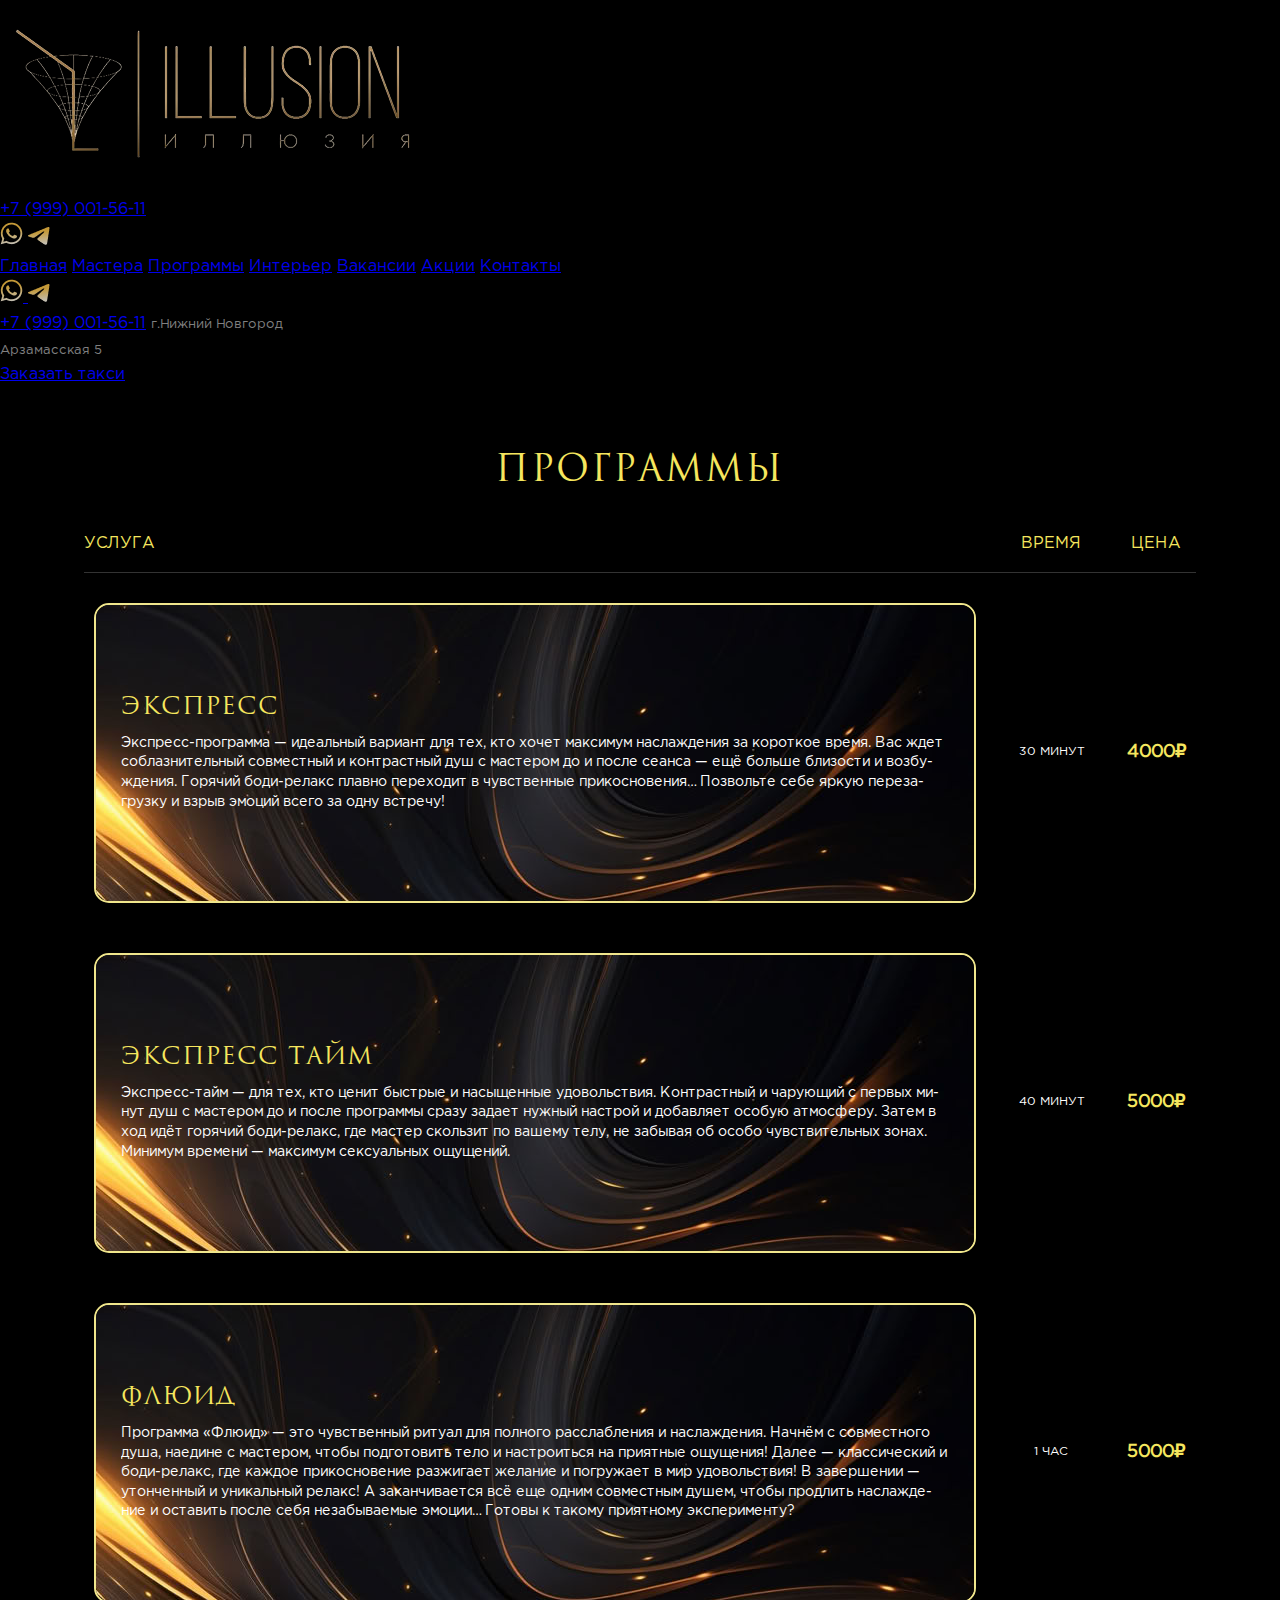
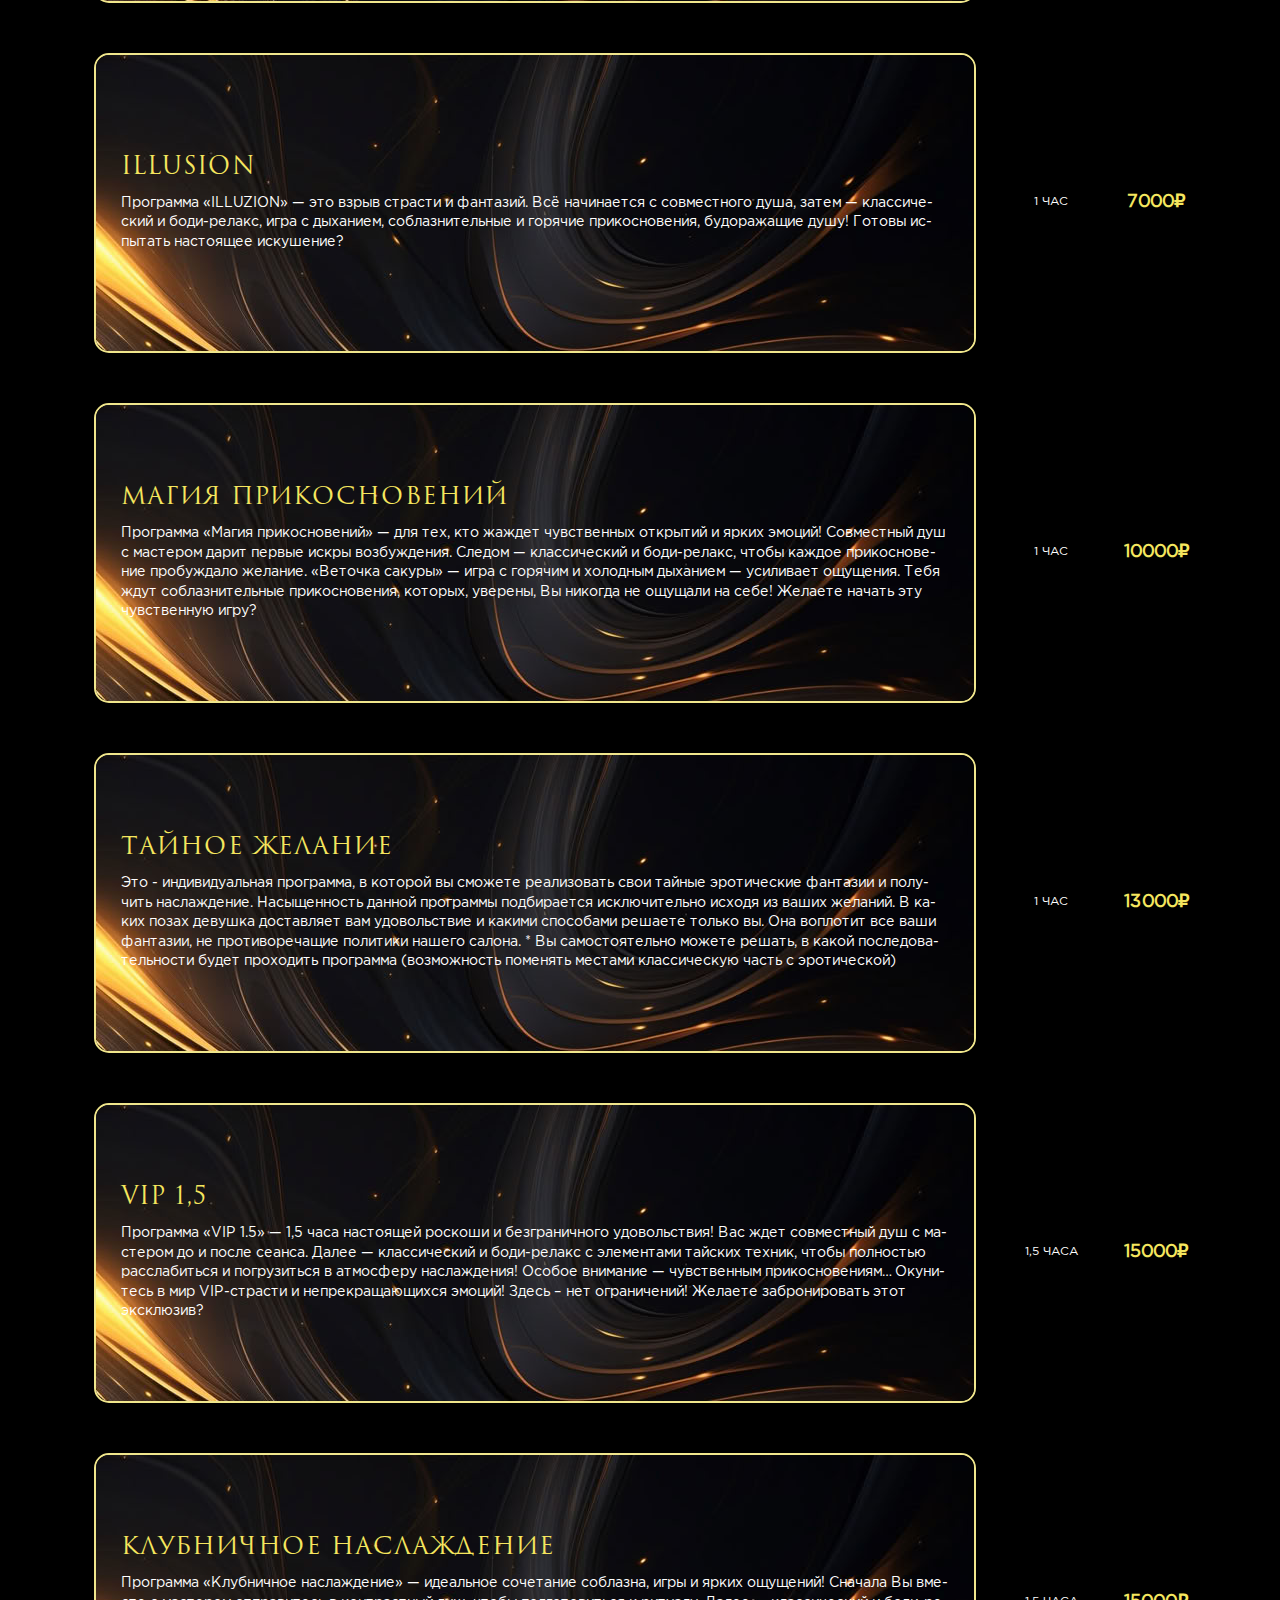
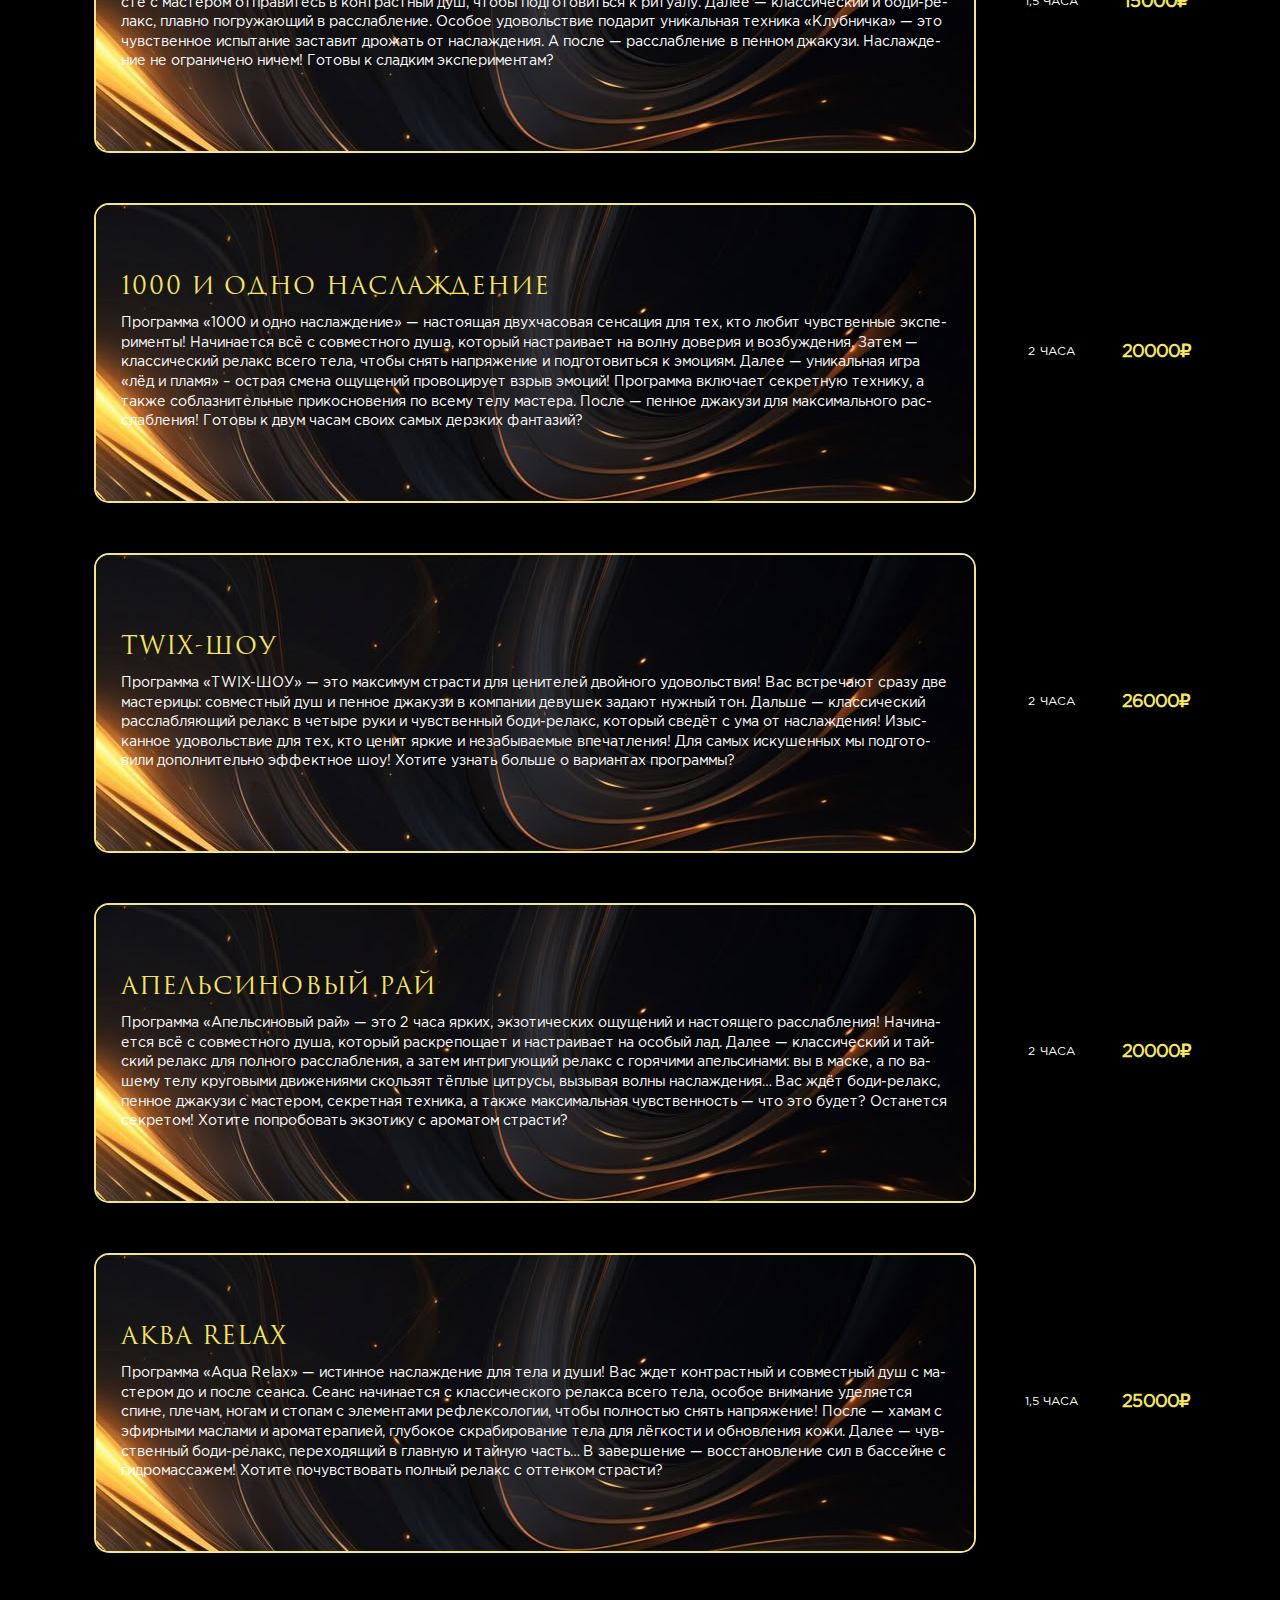
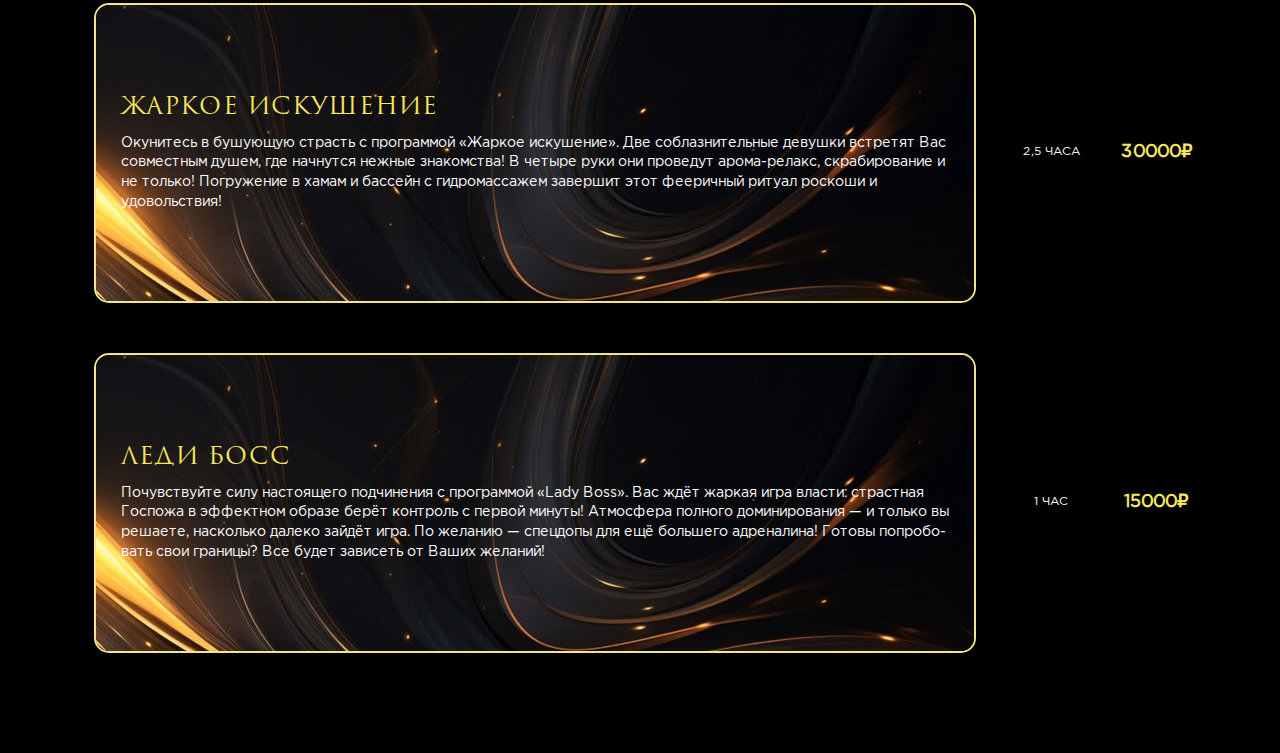
<file: program.html>
<!DOCTYPE html>
<html lang="ru">
<head>
    <meta charset="UTF-8">
    <meta name="viewport" content="width=device-width, initial-scale=1.0">
    <link rel="stylesheet" href="wwwroot/css/style-program.css"/>
    <script src="wwwroot/js/burger-menu.js"></script>
    <title>Программы</title>
</head>
<body>
    <header>
        <section class="header_sky-const">
            
            <div class="logo">
                <a href="index.html">
                    <img class="HaW150" src="wwwroot/img/logo.jpg"/>
                </a>
            </div>
            <nav class="nav-bar">
                <div class="nav-links" id="navLinks">
        <!-- Контакты вверху -->
        <div class="burger-head">
            <div class="messenger-group" style="display: flex; flex-direction: column;">
                <div>
                <a href="tel:+79990015611">+7 (999) 001-56-11</a>
                </div>
                <div>
                <a href="https://wa.me/79990015611"><img src="wwwroot/img/wa.png" alt="WhatsApp"></a>
                <a href="https://t.me/illusion6_9"><img src="wwwroot/img/tg.png" alt="Telegram"></a>
                </div>
            </div>
        </div>

        <!-- Потом меню -->
        <a href="index.html">Главная</a>
        <a href="index.html#masters">Мастера</a>
        <a href="program.html">Программы</a>
        <a href="index.html#zone">Интерьер</a>
        <a href="vacansy.html">Вакансии</a>
        <a href="/promo">Акции</a>
        <a href="/contacts">Контакты</a>
    </div>

    <div class="burger-menu" id="burgerMenu">
        <span></span>
        <span></span>
        <span></span>
    </div>
</nav>
                
                <div class="messenger-group">
                    <a href="https://wa.me/79990015611">
                        <img src="wwwroot/img/wa.png" alt="WhatsApp">
                    </a>
                    <a href="https://t.me/illusion6_9">
                        <img src="wwwroot/img/tg.png" alt="Telegram">
                    </a>
                </div>
                <div class="contacts">
                    <a href="tel:+79990015611">+7 (999) 001-56-11</a>
                    <a style=" color: gray; font-size: 13px;">
                            г.Нижний Новгород<br>Арзамасская 5
                    </a>
                </div>
                <div class="ht">
                    <a class="btn" href="https://3.redirect.appmetrica.yandex.com/route?end-lat=56.310937&end-lon=43.985460&appmetrica_tracking_id=1178268795219780156">Заказать такси</a>
                </div>
        </section>
        
    </header>
    <main>
   <section class="programs-section">
        <div class="container">
            <h1 class="programs-title">ПРОГРАММЫ</h1>
            
            <!-- Заголовки столбцов -->
            <div class="columns-header">
                <div class="col-service">УСЛУГА</div>
                <div class="col-duration">ВРЕМЯ</div>
                <div class="col-price">ЦЕНА</div>
            </div>
            
            <!-- Программа 1 -->
            <div class="program-row">
                <div class="program-service">
                    <div class="service-image">
                        
                        <div class="service-text">
                            <h3>ЭКСПРЕСС</h3>
                            <p>Экспресс-программа — идеальный вариант для тех, кто хочет максимум наслаждения за короткое время. Вас ждет соблазнительный совместный и контрастный душ с мастером до и после сеанса — ещё больше близости и возбуждения. Горячий боди-релакс плавно переходит в чувственные прикосновения… Позвольте себе яркую перезагрузку и взрыв эмоций всего за одну встречу!</p>
                        </div>
                    </div>
                </div>
                <div class="program-duration">
                    <span>30 МИНУТ</span>
                </div>
                <div class="program-price">
                    <span>4000₽</span>
                </div>
            </div>
            
            <!-- Программа 2 -->
            <div class="program-row">
                <div class="program-service">
                    <div class="service-image">
                        
                        <div class="service-text">
                            <h3>ЭКСПРЕСС ТАЙМ</h3>
                            <p>Экспресс-тайм — для тех, кто ценит быстрые и насыщенные удовольствия. Контрастный и чарующий с первых минут душ с мастером до и после программы сразу задает нужный настрой и добавляет особую атмосферу. Затем в ход идёт горячий боди-релакс, где мастер скользит по вашему телу, не забывая об особо чувствительных зонах. Минимум времени — максимум сексуальных ощущений.</p>
                        </div>
                    </div>
                </div>
                <div class="program-duration">
                    <span>40 МИНУТ</span>
                </div>
                <div class="program-price">
                    <span>5000₽</span>
                </div>
            </div>
            
            <!-- Программа 3 -->
            <div class="program-row">
                <div class="program-service">
                    <div class="service-image">
                        <div class="service-text">
                            <h3>ФЛЮИД</h3>
                            <p>Программа «Флюид» — это чувственный ритуал для полного расслабления и наслаждения. Начнём с совместного душа, наедине с мастером, чтобы подготовить тело и настроиться на приятные ощущения! Далее — классический и боди-релакс, где каждое прикосновение разжигает желание и погружает в мир удовольствия! В завершении — утонченный и уникальный релакс! А заканчивается всё еще одним совместным душем, чтобы продлить наслаждение и оставить после себя незабываемые эмоции… Готовы к такому приятному эксперименту?</p>
                        </div>
                    </div>
                </div>
                <div class="program-duration">
                    <span>1 ЧАС</span>
                </div>
                <div class="program-price">
                    <span>5000₽</span>
                </div>
            </div>

            <!-- Программа 4 -->
            <div class="program-row">
                <div class="program-service">
                    <div class="service-image">
                        
                        <div class="service-text">
                            <h3>ILLUSION</h3>
                            <p>Программа «ILLUZION» — это взрыв страсти и фантазий. Всё начинается с совместного душа, затем — классический и боди-релакс, игра с дыханием, соблазнительные и горячие прикосновения, будоражащие душу! Готовы испытать настоящее искушение?</p>
                        </div>
                    </div>
                </div>
                <div class="program-duration">
                    <span>1 ЧАС</span>
                </div>
                <div class="program-price">
                    <span>7000₽</span>
                </div>
            </div>

            <!-- Программа 5 -->
            <div class="program-row">
                <div class="program-service">
                    <div class="service-image">
                        <div class="service-text">
                            <h3>МАГИЯ ПРИКОСНОВЕНИЙ</h3>
                            <p>Программа «Магия прикосновений» — для тех, кто жаждет чувственных открытий и ярких эмоций! Совместный душ с мастером дарит первые искры возбуждения. Следом — классический и боди-релакс, чтобы каждое прикосновение пробуждало желание. «Веточка сакуры» — игра с горячим и холодным дыханием — усиливает ощущения. Тебя ждут соблазнительные прикосновения, которых, уверены, Вы никогда не ощущали на себе! Желаете начать эту чувственную игру?</p>
                        </div>
                    </div>
                </div>
                <div class="program-duration">
                    <span>1 ЧАС</span>
                </div>
                <div class="program-price">
                    <span>10000₽</span>
                </div>
            </div>

            <!-- Программа 6 -->
            <div class="program-row">
                <div class="program-service">
                    <div class="service-image">
                        <div class="service-text">
                            <h3>ТАЙНОЕ ЖЕЛАНИЕ</h3>
                            <p>Это - индивидуальная программа, в которой вы сможете реализовать свои тайные эротические фантазии и получить наслаждение. Насыщенность данной программы подбирается исключительно исходя из ваших желаний. В каких позах девушка доставляет вам удовольствие и какими способами решаете только вы. Она воплотит все ваши фантазии, не противоречащие политики нашего салона. * Вы самостоятельно можете решать, в какой последовательности будет проходить программа (возможность поменять местами классическую часть с эротической)</p>
                        </div>
                    </div>
                </div>
                <div class="program-duration">
                    <span>1 ЧАС</span>
                </div>
                <div class="program-price">
                    <span>13000₽</span>
                </div>
            </div>

            <!-- Программа 7 -->
            <div class="program-row">
                <div class="program-service">
                    <div class="service-image">
                        <div class="service-text">
                            <h3>VIP 1,5</h3>
                            <p>Программа «VIP 1.5» — 1,5 часа настоящей роскоши и безграничного удовольствия! Вас ждет совместный душ с мастером до и после сеанса. Далее — классический и боди-релакс с элементами тайских техник, чтобы полностью расслабиться и погрузиться в атмосферу наслаждения! Особое внимание — чувственным прикосновениям… Окунитесь в мир VIP-страсти и непрекращающихся эмоций! Здесь – нет ограничений! Желаете забронировать этот эксклюзив?</p>
                        </div>
                    </div>
                </div>
                <div class="program-duration">
                    <span>1,5 ЧАСА</span>
                </div>
                <div class="program-price">
                    <span>15000₽</span>
                </div>
            </div>

            <!-- Программа 8 -->
            <div class="program-row">
                <div class="program-service">
                    <div class="service-image">
                        <div class="service-text">
                            <h3>КЛУБНИЧНОЕ НАСЛАЖДЕНИЕ</h3>
                            <p>Программа «Клубничное наслаждение» — идеальное сочетание соблазна, игры и ярких ощущений! Сначала Вы вместе с мастером отправитесь в контрастный душ, чтобы подготовиться к ритуалу. Далее — классический и боди-релакс, плавно погружающий в расслабление. Особое удовольствие подарит уникальная техника «Клубничка» — это чувственное испытание заставит дрожать от наслаждения. А после — расслабление в пенном джакузи. Наслаждение не ограничено ничем! Готовы к сладким экспериментам?</p>
                        </div>
                    </div>
                </div>
                <div class="program-duration">
                    <span>1,5 ЧАСА</span>
                </div>
                <div class="program-price">
                    <span>15000₽</span>
                </div>
            </div>

            <!-- Программа 9 -->
            <div class="program-row">
                <div class="program-service">
                    <div class="service-image">
                        <div class="service-text">
                            <h3>1000 И ОДНО НАСЛАЖДЕНИЕ</h3>
                            <p>Программа «1000 и одно наслаждение» — настоящая двухчасовая сенсация для тех, кто любит чувственные эксперименты! Начинается всё с совместного душа, который настраивает на волну доверия и возбуждения. Затем — классический релакс всего тела, чтобы снять напряжение и подготовиться к эмоциям. Далее — уникальная игра «лёд и пламя» – острая смена ощущений провоцирует взрыв эмоций! Программа включает секретную технику, а также соблазнительные прикосновения по всему телу мастера. После — пенное джакузи для максимального расслабления! Готовы к двум часам своих самых дерзких фантазий?</p>
                        </div>
                    </div>
                </div>
                <div class="program-duration">
                    <span>2 ЧАСА</span>
                </div>
                <div class="program-price">
                    <span>20000₽</span>
                </div>
            </div>

            <!-- Программа 10 -->
            <div class="program-row">
                <div class="program-service">
                    <div class="service-image">
                        <div class="service-text">
                            <h3>TWIX-ШОУ</h3>
                            <p>Программа «TWIX-ШОУ» — это максимум страсти для ценителей двойного удовольствия! Вас встречают сразу две мастерицы: совместный душ и пенное джакузи в компании девушек задают нужный тон. Дальше — классический расслабляющий релакс в четыре руки и чувственный боди-релакс, который сведёт с ума от наслаждения! Изысканное удовольствие для тех, кто ценит яркие и незабываемые впечатления! Для самых искушенных мы подготовили дополнительно эффектное шоу! Хотите узнать больше о вариантах программы?</p>
                        </div>
                    </div>
                </div>
                <div class="program-duration">
                    <span>2 ЧАСА</span>
                </div>
                <div class="program-price">
                    <span>26000₽</span>
                </div>
            </div>

            <!-- Программа 11 -->
            <div class="program-row">
                <div class="program-service">
                    <div class="service-image">
                        <div class="service-text">
                            <h3>АПЕЛЬСИНОВЫЙ РАЙ</h3>
                            <p>Программа «Апельсиновый рай» — это 2 часа ярких, экзотических ощущений и настоящего расслабления! Начинается всё с совместного душа, который раскрепощает и настраивает на особый лад. Далее — классический и тайский релакс для полного расслабления, а затем интригующий релакс с горячими апельсинами: вы в маске, а по вашему телу круговыми движениями скользят тёплые цитрусы, вызывая волны наслаждения… Вас ждёт боди-релакс, пенное джакузи с мастером, секретная техника, а также максимальная чувственность — что это будет? Останется секретом! Хотите попробовать экзотику с ароматом страсти?</p>
                        </div>
                    </div>
                </div>
                <div class="program-duration">
                    <span>2 ЧАСА</span>
                </div>
                <div class="program-price">
                    <span>20000₽</span>
                </div>
            </div>

            <!-- Программа 12 -->
            <div class="program-row">
                <div class="program-service">
                    <div class="service-image">
                        <div class="service-text">
                            <h3>АКВА RELAX</h3>
                            <p>Программа «Aqua Relax» — истинное наслаждение для тела и души! Вас ждет контрастный и совместный душ с мастером до и после сеанса. Сеанс начинается с классического релакса всего тела, особое внимание уделяется спине, плечам, ногам и стопам с элементами рефлексологии, чтобы полностью снять напряжение! После — хамам с эфирными маслами и ароматерапией, глубокое скрабирование тела для лёгкости и обновления кожи. Далее — чувственный боди-релакс, переходящий в главную и тайную часть… В завершение — восстановление сил в бассейне с гидромассажем! Хотите почувствовать полный релакс с оттенком страсти?</p>
                        </div>
                    </div>
                </div>
                <div class="program-duration">
                    <span>1,5 ЧАСА</span>
                </div>
                <div class="program-price">
                    <span>25000₽</span>
                </div>
            </div>

            <!-- Программа 13 -->
            <div class="program-row">
                <div class="program-service">
                    <div class="service-image">
                        <div class="service-text">
                            <h3>ЖАРКОЕ ИСКУШЕНИЕ</h3>
                            <p>Окунитесь в бушующую страсть с программой «Жаркое искушение». Две соблазнительные девушки встретят Вас совместным душем, где начнутся нежные знакомства! В четыре руки они проведут арома-релакс, скрабирование и не только! Погружение в хамам и бассейн с гидромассажем завершит этот фееричный ритуал роскоши и удовольствия!</p>
                        </div>
                    </div>
                </div>
                <div class="program-duration">
                    <span>2,5 ЧАСА</span>
                </div>
                <div class="program-price">
                    <span>30000₽</span>
                </div>
            </div>

            <!-- Программа 14 -->
            <div class="program-row">
                <div class="program-service">
                    <div class="service-image">
                        <div class="service-text">
                            <h3>ЛЕДИ БОСС</h3>
                            <p>Почувствуйте силу настоящего подчинения с программой «Lady Boss». Вас ждёт жаркая игра власти: страстная Госпожа в эффектном образе берёт контроль с первой минуты! Атмосфера полного доминирования — и только вы решаете, насколько далеко зайдёт игра. По желанию — спецдопы для ещё большего адреналина! Готовы попробовать свои границы? Все будет зависеть от Ваших желаний!</p>
                        </div>
                    </div>
                </div>
                <div class="program-duration">
                    <span>1 ЧАС</span>
                </div>
                <div class="program-price">
                    <span>15000₽</span>
                </div>
            </div>

        </div>
    </section>
    </main>
</body>
</html>
</file>
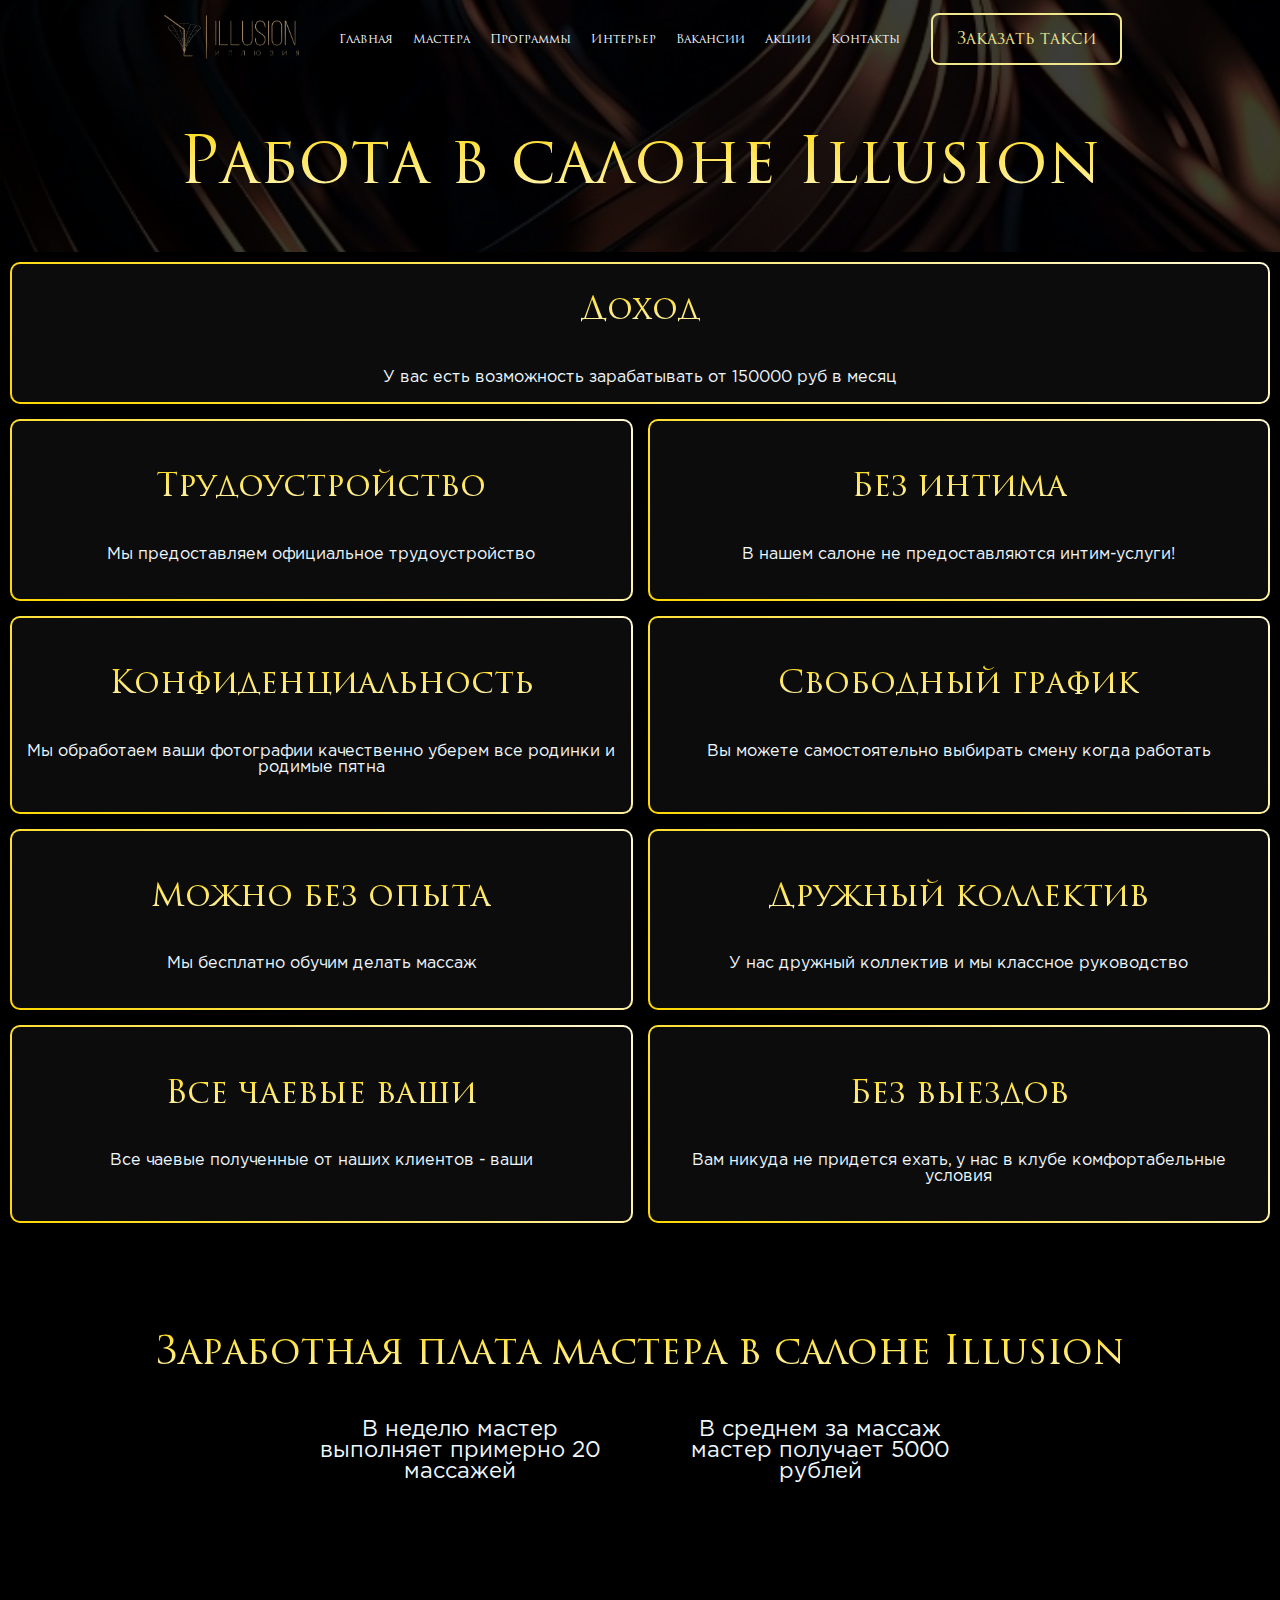
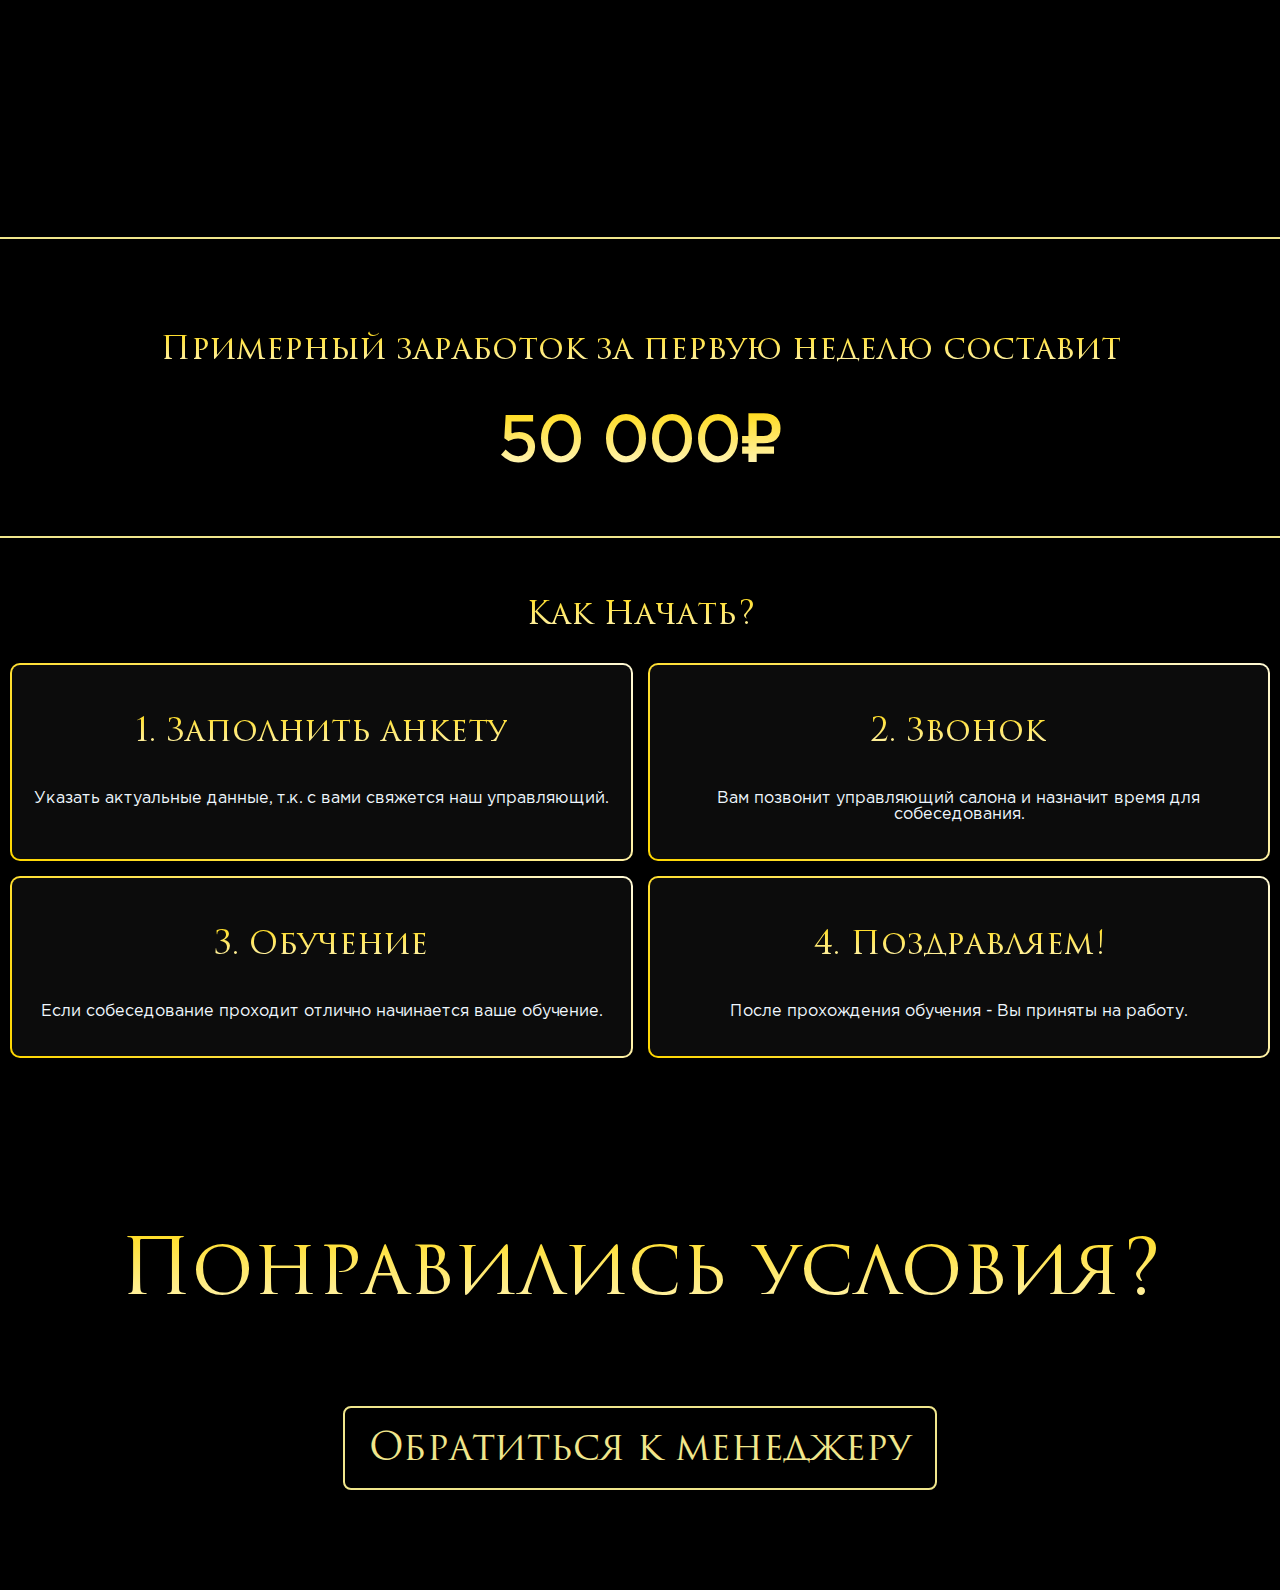
<file: vacansy.html>
<!DOCTYPE html>
<html lang="en">
<head>
    <meta charset="UTF-8">
    <meta name="viewport" content="width=device-width, initial-scale=1.0">
    <link rel="stylesheet" href="wwwroot/css/style-vacansy.css"/>
    <script src="wwwroot/js/burger-menu.js"></script>
    <title>Вакансии</title>
</head>
<body>
    <header>
        <section class="header_sky-const">
            
            <div class="logo">
                <a href="index.html">
                    <img class="HaW150" src="wwwroot/img/logo.jpg"/>
                </a>
            </div>
            <nav class="nav-bar">
                <div class="nav-links" id="navLinks">
        <!-- Контакты вверху -->
        <div class="burger-head">
            <div class="messenger-group" style="display: flex;">
                <div>
                <a href="tel:+79990015611">+7 (999) 001-56-11</a>
                </div>
                <div>
                <a href="https://wa.me/79990015611"><img src="wwwroot/img/wa.png" alt="WhatsApp"></a>
                <a href="https://t.me/illusion6_9"><img src="wwwroot/img/tg.png" alt="Telegram"></a>
                </div>
            </div>
        </div>

        <!-- Потом меню -->
        <a href="index.html">Главная</a>
        <a href="index.html#masters">Мастера</a>
        <a href="program.html">Программы</a>
        <a href="index.html#zone">Интерьер</a>
        <a href="vacansy.html">Вакансии</a>
        <a href="/promo">Акции</a>
        <a href="/contacts">Контакты</a>
    </div>

    <div class="burger-menu" id="burgerMenu">
        <span></span>
        <span></span>
        <span></span>
    </div>
</nav>
                
                <div class="messenger-group">
                    <a href="https://wa.me/79990015611">
                        <img src="wwwroot/img/wa.png" alt="WhatsApp">
                    </a>
                    <a href="https://t.me/illusion6_9">
                        <img src="wwwroot/img/tg.png" alt="Telegram">
                    </a>
                </div>
                <div class="contacts">
                    <a href="tel:+79990015611">+7 (999) 001-56-11</a>
                    <a style=" color: gray; font-size: 13px;">
                            г.Нижний Новгород<br>Арзамасская 5
                    </a>
                </div>
                <div class="ht">
                    <a class="btn" href="https://3.redirect.appmetrica.yandex.com/route?end-lat=56.310937&end-lon=43.985460&appmetrica_tracking_id=1178268795219780156">Заказать такси</a>
                </div>
        </section>
        <div class="helpHead">
            <h1 class="gradient-text">Работа в салоне Illusion</h1>
        </div>
    </header>
    <main>
        <section>
            <div class="cre-block">
                <h1 class="gradient-text">Доход</h1>
                <p>У вас есть возможность зарабатывать от 150000 руб в месяц</p>
            </div>
        </section>
        <section class="cre">
            <div>
                <h1 class="gradient-text">Трудоустройство</h1>
                <p>Мы предоставляем официальное трудоустройство</p>
            </div>
            <div>
                <h1 class="gradient-text">Без интима</h1>
                <p>В нашем салоне не предоставляются интим-услуги!</p>
            </div>
            <div>
                <h1 class="gradient-text">Конфиденциальность</h1>
                <p>Мы обработаем ваши фотографии качественно уберем все родинки и родимые пятна</p>
            </div>
            <div>
                <h1 class="gradient-text">Свободный график</h1>
                <p>Вы можете самостоятельно выбирать смену когда работать</p>
            </div>
            <div>
                <h1 class="gradient-text">Можно без опыта</h1>
                <p>Мы бесплатно обучим делать массаж</p>
            </div>
            <div>
                <h1 class="gradient-text">Дружный коллектив</h1>
                <p>У нас дружный коллектив и мы классное руководство</p>
            </div>
            <div>
                <h1 class="gradient-text">Все чаевые ваши</h1>
                <p>Все чаевые полученные от наших клиентов - ваши</p>
            </div>
            <div>
                <h1 class="gradient-text">Без выездов</h1>
                <p>Вам никуда не придется ехать, у нас в клубе комфортабельные условия</p>
            </div>
        </section>
        <section class="money-long">
    <div class="mask">
        <div class="money-content">
            <h1 class="gradient-text">Заработная плата мастера в салоне Illusion</h1>
            <div class="text-content">
                <p>В неделю мастер выполняет примерно 20 массажей</p>
                <p>В среднем за массаж мастер получает 5000 рублей</p>
            </div>
        </div>
        <div class="viewport">
            <h2 class="gradient-text">Примерный заработок за первую неделю составит</h2>
            <p class="salary-amount">50 000₽</p>
        </div>
    </div>
</section>

        <div class="space">
            <h1 class="gradient-text">Как Начать?</h1>
        </div>

        <section class="cre">
            <div>
                <h1 class="gradient-text">1. Заполнить анкету</h1>
                <p>Указать актуальные данные, т.к. с вами свяжется наш управляющий.</p>
            </div>
            <div>
                <h1 class="gradient-text">2. Звонок</h1>
                <p>Вам позвонит управляющий салона и назначит время для собеседования.</p>
            </div>
            <div>
                <h1 class="gradient-text">3. Обучение</h1>
                <p>Если собеседование проходит отлично начинается ваше обучение.</p>
            </div>
            <div>
                <h1 class="gradient-text">4. Поздравляем!</h1>
                <p>После прохождения обучения - Вы приняты на работу.</p>
            </div>
        </section>
    </main>
    <footer>
        <div>
            <h1 class="gradient-text">Понравились условия?</h1>
            <a class="btn" href="https://t.me/illusion6_9">Обратиться к менеджеру</a>
        </div>
    </footer>
</body>
</html>
</file>
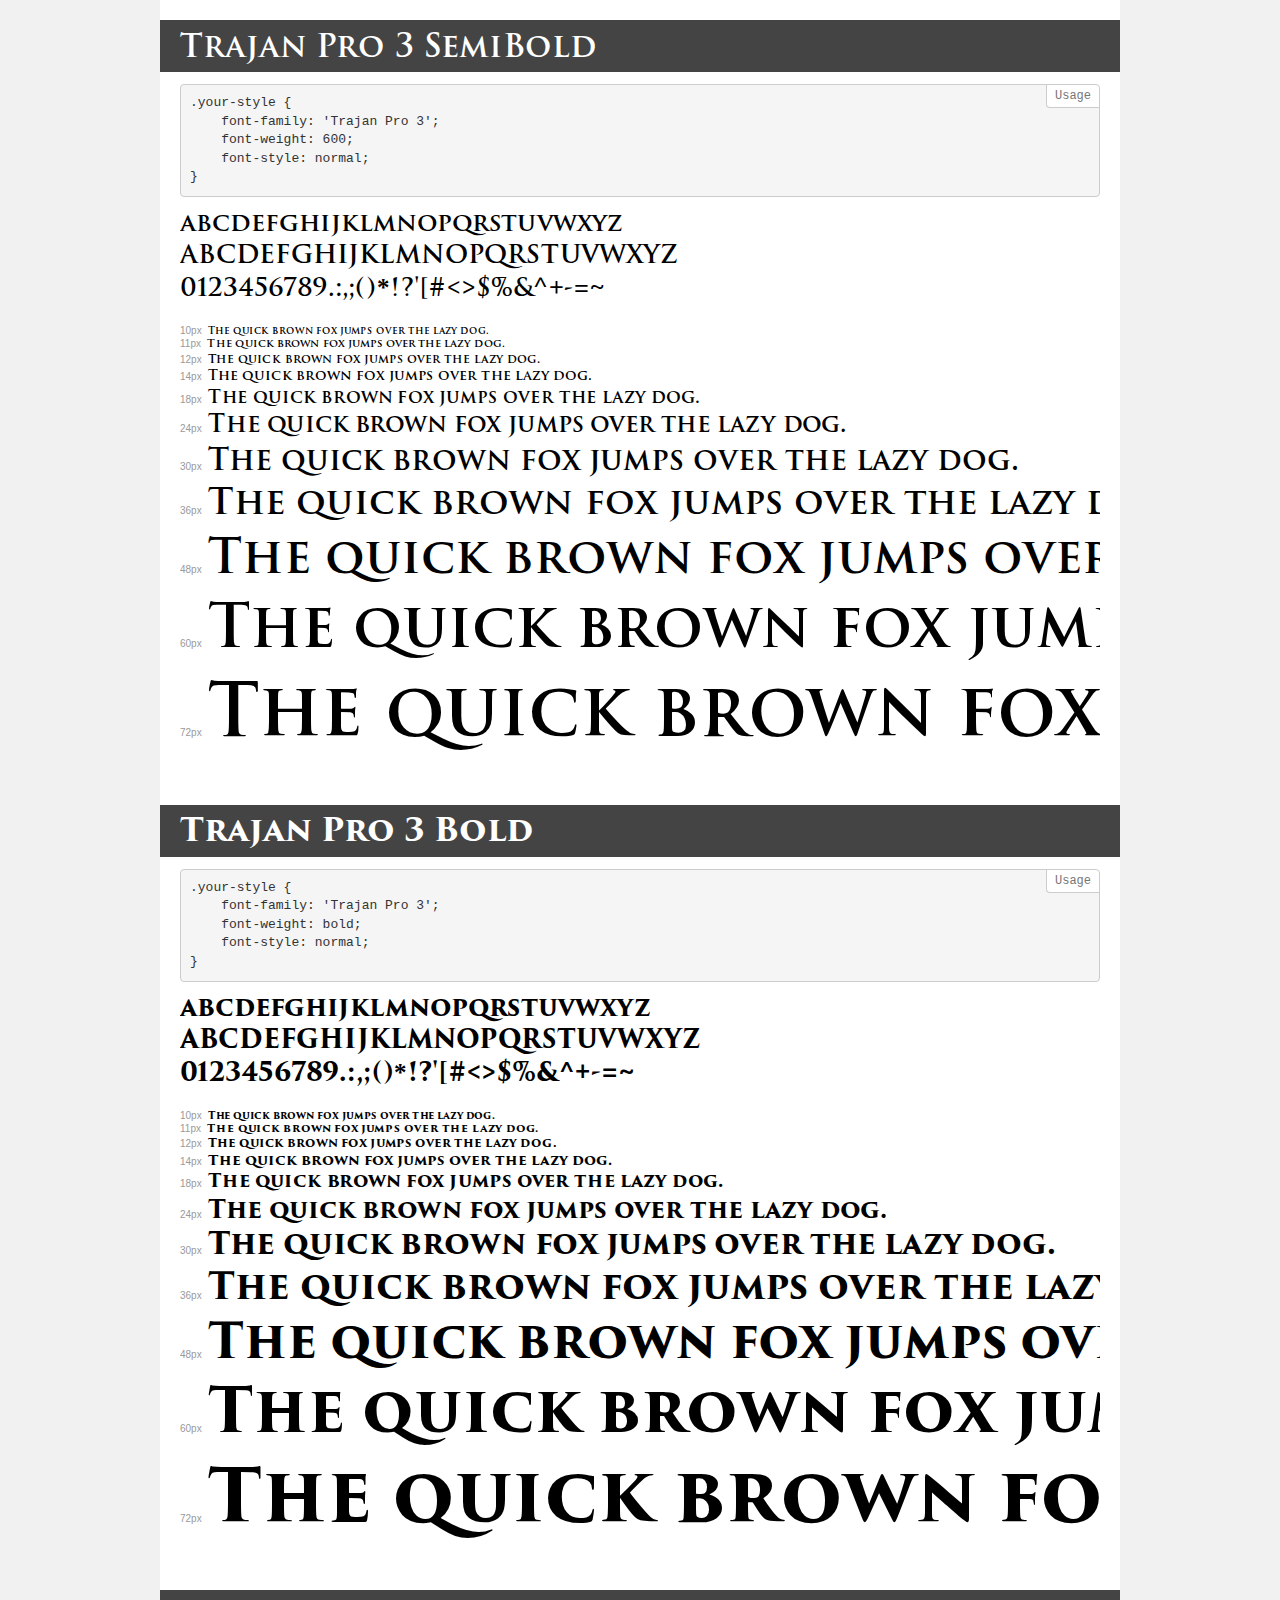
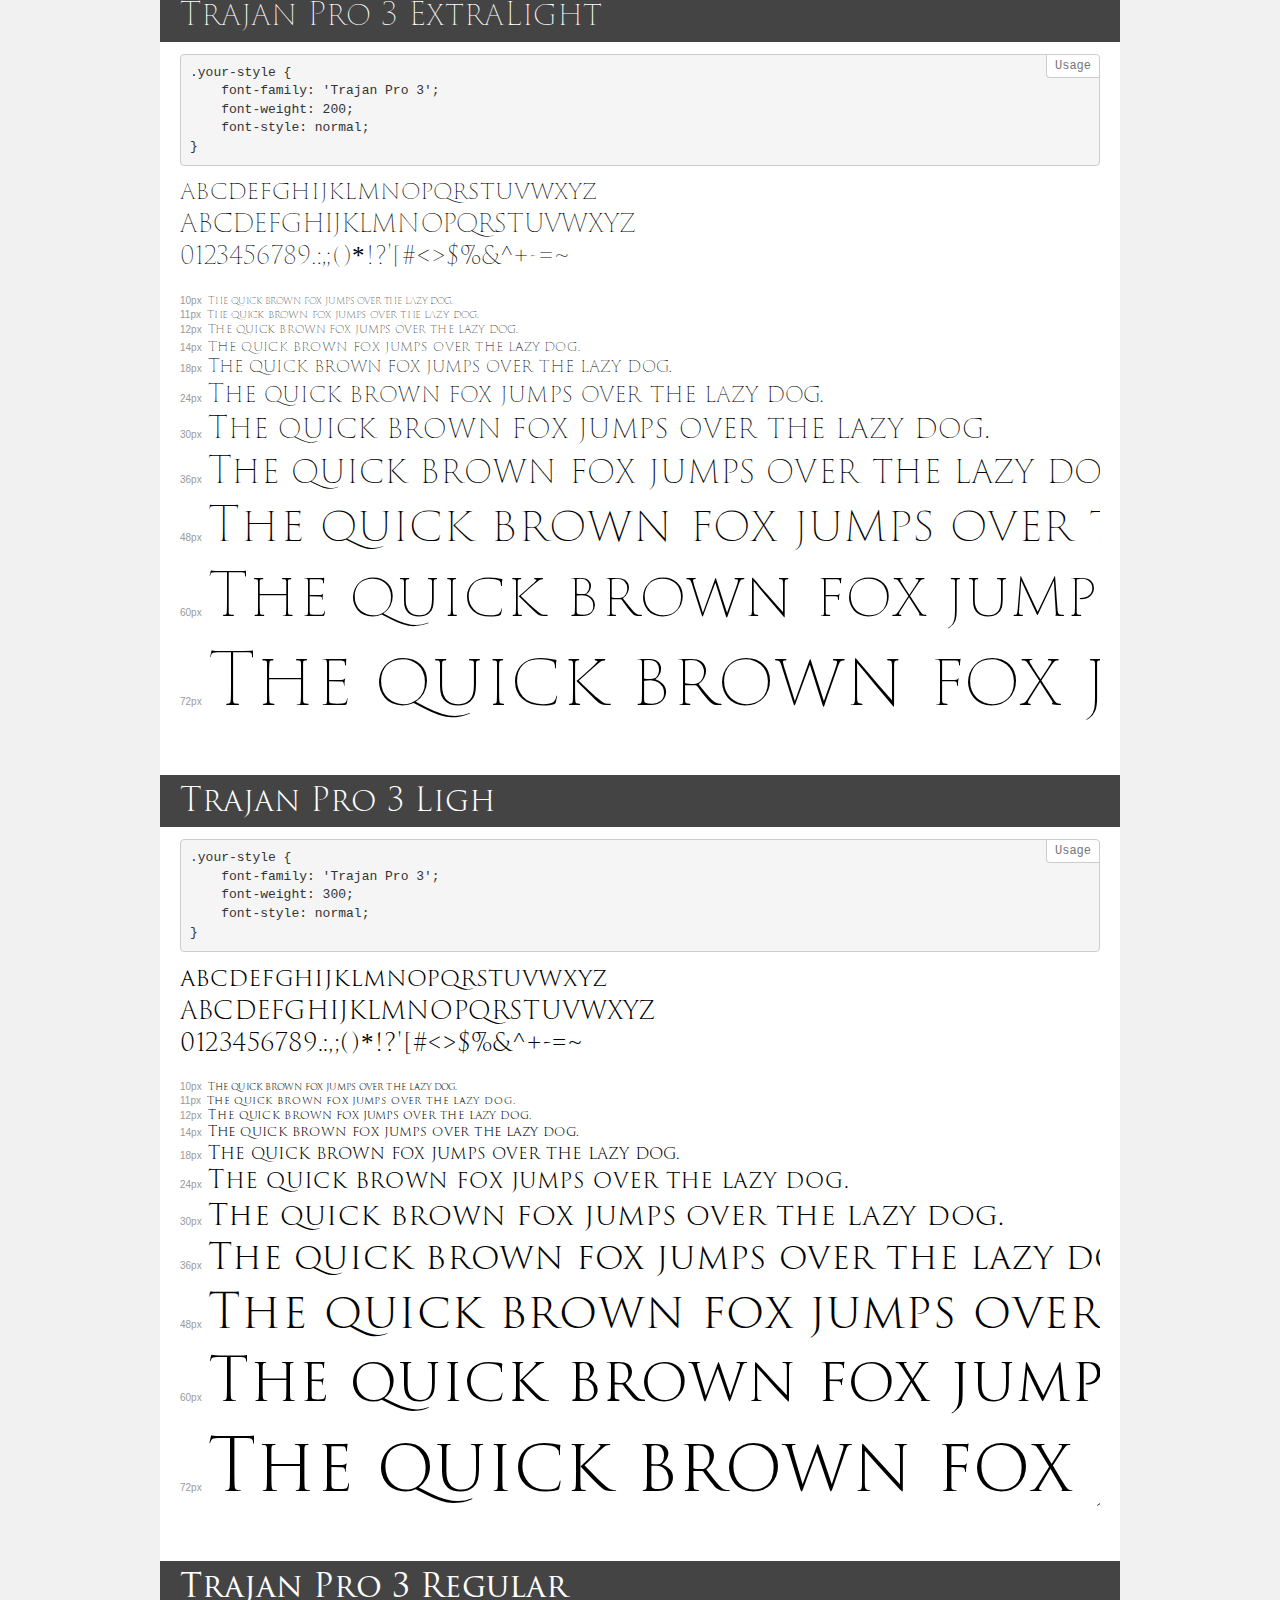
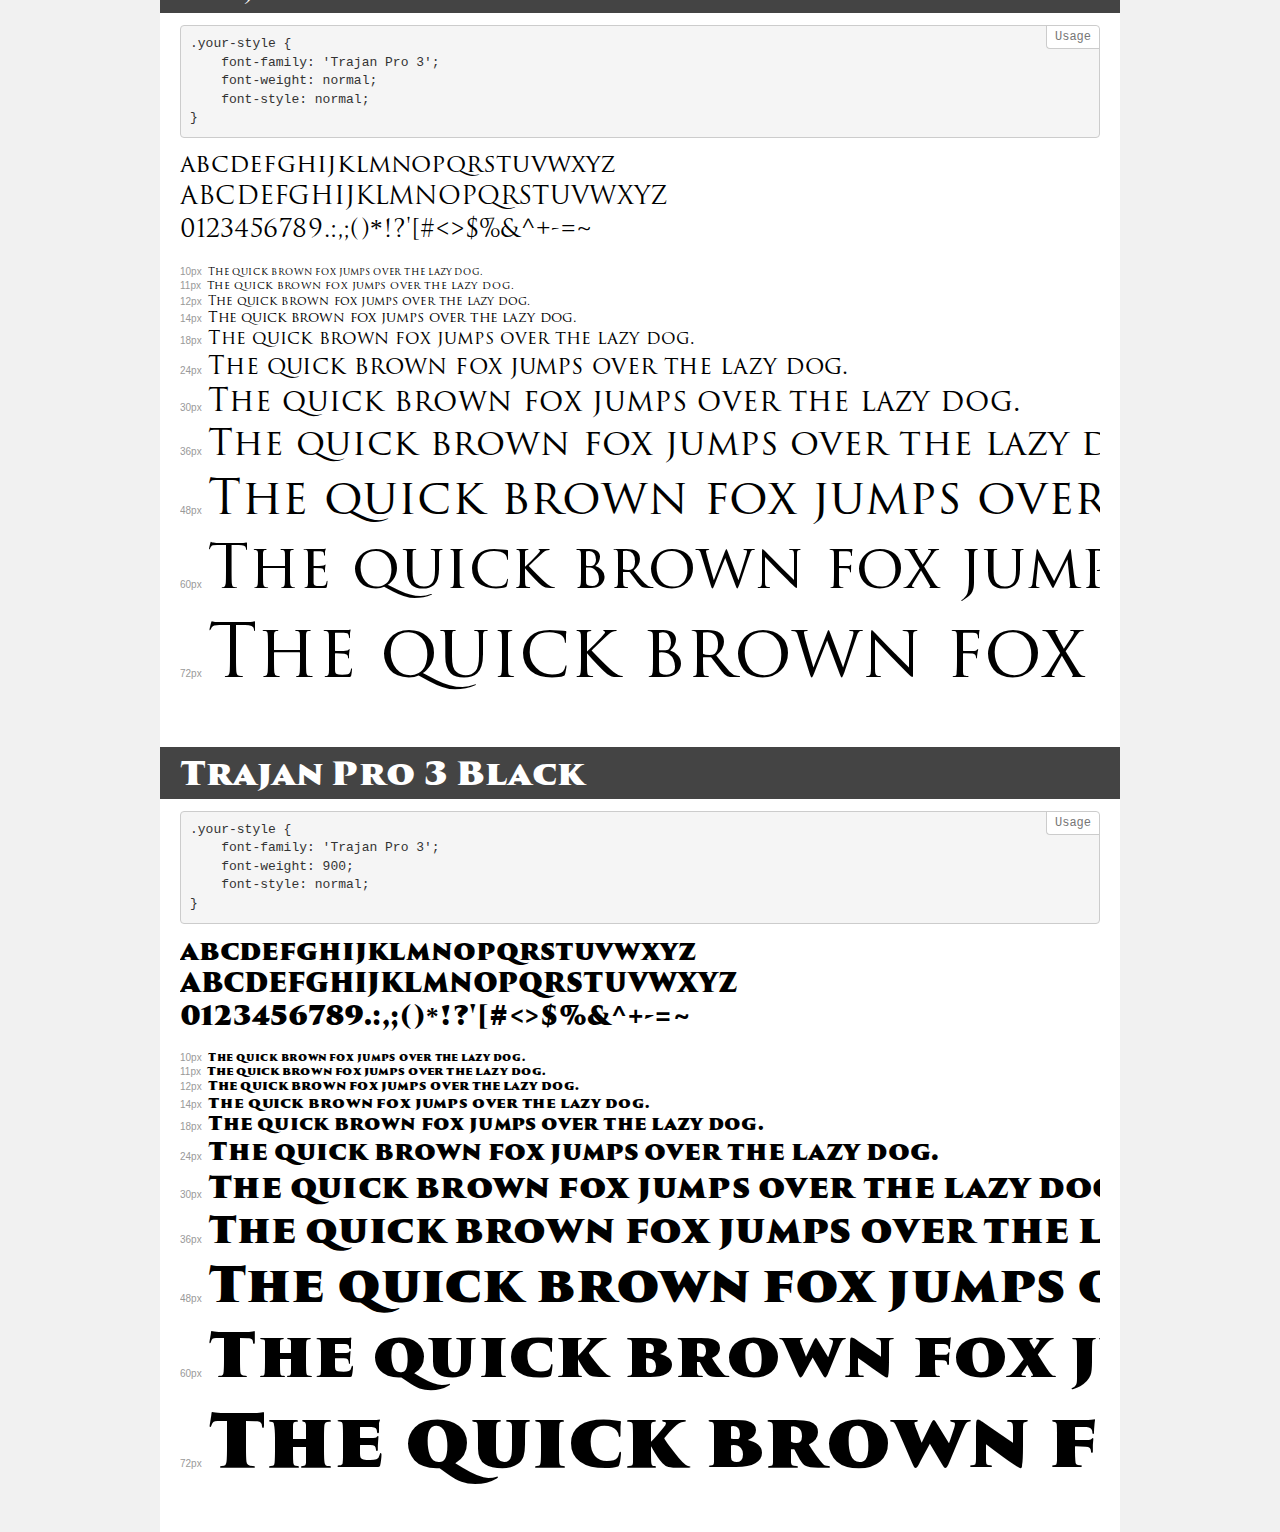
<file: wwwroot/font-15/demo.html>
<!DOCTYPE html>
<html>
<head>
    <meta charset="utf-8">
    <meta http-equiv="X-UA-Compatible" content="IE=edge">
    <meta name="viewport" content="width=device-width, initial-scale=1">
    <meta name="robots" content="noindex, noarchive">
    <meta name="format-detection" content="telephone=no">
    <title>Transfonter demo</title>
    <link href="stylesheet.css" rel="stylesheet">
    <style>
        /*
        http://meyerweb.com/eric/tools/css/reset/
        v2.0 | 20110126
        License: none (public domain)
        */
        html, body, div, span, applet, object, iframe,
        h1, h2, h3, h4, h5, h6, p, blockquote, pre,
        a, abbr, acronym, address, big, cite, code,
        del, dfn, em, img, ins, kbd, q, s, samp,
        small, strike, strong, sub, sup, tt, var,
        b, u, i, center,
        dl, dt, dd, ol, ul, li,
        fieldset, form, label, legend,
        table, caption, tbody, tfoot, thead, tr, th, td,
        article, aside, canvas, details, embed,
        figure, figcaption, footer, header, hgroup,
        menu, nav, output, ruby, section, summary,
        time, mark, audio, video {
            margin: 0;
            padding: 0;
            border: 0;
            font-size: 100%;
            font: inherit;
            vertical-align: baseline;
        }
        /* HTML5 display-role reset for older browsers */
        article, aside, details, figcaption, figure,
        footer, header, hgroup, menu, nav, section {
            display: block;
        }
        body {
            line-height: 1;
        }
        ol, ul {
            list-style: none;
        }
        blockquote, q {
            quotes: none;
        }
        blockquote:before, blockquote:after,
        q:before, q:after {
            content: '';
            content: none;
        }
        table {
            border-collapse: collapse;
            border-spacing: 0;
        }
        /* common styles */
        body {
            background: #f1f1f1;
            color: #000;
        }
        .page {
            background: #fff;
            width: 920px;
            margin: 0 auto;
            padding: 20px 20px 0 20px;
            overflow: hidden;
        }
        .font-container {
            overflow-x: auto;
            overflow-y: hidden;
            margin-bottom: 40px;
            line-height: 1.3;
            white-space: nowrap;
            padding-bottom: 5px;
        }
        h1 {
            position: relative;
            background: #444;
            font-size: 32px;
            color: #fff;
            padding: 10px 20px;
            margin: 0 -20px 12px -20px;
        }
        .letters {
            font-size: 25px;
            margin-bottom: 20px;
        }
        .s10:before {
            content: '10px';
        }
        .s11:before {
            content: '11px';
        }
        .s12:before {
            content: '12px';
        }
        .s14:before {
            content: '14px';
        }
        .s18:before {
            content: '18px';
        }
        .s24:before {
            content: '24px';
        }
        .s30:before {
            content: '30px';
        }
        .s36:before {
            content: '36px';
        }
        .s48:before {
            content: '48px';
        }
        .s60:before {
            content: '60px';
        }
        .s72:before {
            content: '72px';
        }
        .s10:before, .s11:before, .s12:before, .s14:before,
        .s18:before, .s24:before, .s30:before, .s36:before,
        .s48:before, .s60:before, .s72:before {
            font-family: Arial, sans-serif;
            font-size: 10px;
            font-weight: normal;
            font-style: normal;
            color: #999;
            padding-right: 6px;
        }
        pre {
            display: block;
            position: relative;
            padding: 9px;
            margin: 0 0 10px;
            font-family: Monaco, Menlo, Consolas, "Courier New", monospace !important;
            font-size: 13px;
            line-height: 1.428571429;
            color: #333;
            font-weight: normal !important;
            font-style: normal !important;
            background-color: #f5f5f5;
            border: 1px solid #ccc;
            overflow-x: auto;
            border-radius: 4px;
        }
        pre:after {
            display: block;
            position: absolute;
            right: 0;
            top: 0;
            content: 'Usage';
            line-height: 1;
            padding: 5px 8px;
            font-size: 12px;
            color: #767676;
            background-color: #fff;
            border: 1px solid #ccc;
            border-right: none;
            border-top: none;
            border-radius: 0 4px 0 4px;
            z-index: 10;
        }
        /* responsive */
        @media (max-width: 959px) {
            .page {
                width: auto;
                margin: 0;
            }
        }
    </style>
</head>
<body>
<div class="page">
    <div class="demo" style="font-family: 'Trajan Pro 3'; font-weight: 600; font-style: normal;">
        <h1>Trajan Pro 3 SemiBold</h1>
        <pre>.your-style {
    font-family: 'Trajan Pro 3';
    font-weight: 600;
    font-style: normal;
}</pre>
        <div class="font-container">
            <p class="letters">
                abcdefghijklmnopqrstuvwxyz<br>
ABCDEFGHIJKLMNOPQRSTUVWXYZ<br>
                0123456789.:,;()*!?'@#<>$%&^+-=~
            </p>
            <p class="s10" style="font-size: 10px;">The quick brown fox jumps over the lazy dog.</p>
            <p class="s11" style="font-size: 11px;">The quick brown fox jumps over the lazy dog.</p>
            <p class="s12" style="font-size: 12px;">The quick brown fox jumps over the lazy dog.</p>
            <p class="s14" style="font-size: 14px;">The quick brown fox jumps over the lazy dog.</p>
            <p class="s18" style="font-size: 18px;">The quick brown fox jumps over the lazy dog.</p>
            <p class="s24" style="font-size: 24px;">The quick brown fox jumps over the lazy dog.</p>
            <p class="s30" style="font-size: 30px;">The quick brown fox jumps over the lazy dog.</p>
            <p class="s36" style="font-size: 36px;">The quick brown fox jumps over the lazy dog.</p>
            <p class="s48" style="font-size: 48px;">The quick brown fox jumps over the lazy dog.</p>
            <p class="s60" style="font-size: 60px;">The quick brown fox jumps over the lazy dog.</p>
            <p class="s72" style="font-size: 72px;">The quick brown fox jumps over the lazy dog.</p>
        </div>
    </div>
    <div class="demo" style="font-family: 'Trajan Pro 3'; font-weight: bold; font-style: normal;">
        <h1>Trajan Pro 3 Bold</h1>
        <pre>.your-style {
    font-family: 'Trajan Pro 3';
    font-weight: bold;
    font-style: normal;
}</pre>
        <div class="font-container">
            <p class="letters">
                abcdefghijklmnopqrstuvwxyz<br>
ABCDEFGHIJKLMNOPQRSTUVWXYZ<br>
                0123456789.:,;()*!?'@#<>$%&^+-=~
            </p>
            <p class="s10" style="font-size: 10px;">The quick brown fox jumps over the lazy dog.</p>
            <p class="s11" style="font-size: 11px;">The quick brown fox jumps over the lazy dog.</p>
            <p class="s12" style="font-size: 12px;">The quick brown fox jumps over the lazy dog.</p>
            <p class="s14" style="font-size: 14px;">The quick brown fox jumps over the lazy dog.</p>
            <p class="s18" style="font-size: 18px;">The quick brown fox jumps over the lazy dog.</p>
            <p class="s24" style="font-size: 24px;">The quick brown fox jumps over the lazy dog.</p>
            <p class="s30" style="font-size: 30px;">The quick brown fox jumps over the lazy dog.</p>
            <p class="s36" style="font-size: 36px;">The quick brown fox jumps over the lazy dog.</p>
            <p class="s48" style="font-size: 48px;">The quick brown fox jumps over the lazy dog.</p>
            <p class="s60" style="font-size: 60px;">The quick brown fox jumps over the lazy dog.</p>
            <p class="s72" style="font-size: 72px;">The quick brown fox jumps over the lazy dog.</p>
        </div>
    </div>
    <div class="demo" style="font-family: 'Trajan Pro 3'; font-weight: 200; font-style: normal;">
        <h1>Trajan Pro 3 ExtraLight</h1>
        <pre>.your-style {
    font-family: 'Trajan Pro 3';
    font-weight: 200;
    font-style: normal;
}</pre>
        <div class="font-container">
            <p class="letters">
                abcdefghijklmnopqrstuvwxyz<br>
ABCDEFGHIJKLMNOPQRSTUVWXYZ<br>
                0123456789.:,;()*!?'@#<>$%&^+-=~
            </p>
            <p class="s10" style="font-size: 10px;">The quick brown fox jumps over the lazy dog.</p>
            <p class="s11" style="font-size: 11px;">The quick brown fox jumps over the lazy dog.</p>
            <p class="s12" style="font-size: 12px;">The quick brown fox jumps over the lazy dog.</p>
            <p class="s14" style="font-size: 14px;">The quick brown fox jumps over the lazy dog.</p>
            <p class="s18" style="font-size: 18px;">The quick brown fox jumps over the lazy dog.</p>
            <p class="s24" style="font-size: 24px;">The quick brown fox jumps over the lazy dog.</p>
            <p class="s30" style="font-size: 30px;">The quick brown fox jumps over the lazy dog.</p>
            <p class="s36" style="font-size: 36px;">The quick brown fox jumps over the lazy dog.</p>
            <p class="s48" style="font-size: 48px;">The quick brown fox jumps over the lazy dog.</p>
            <p class="s60" style="font-size: 60px;">The quick brown fox jumps over the lazy dog.</p>
            <p class="s72" style="font-size: 72px;">The quick brown fox jumps over the lazy dog.</p>
        </div>
    </div>
    <div class="demo" style="font-family: 'Trajan Pro 3'; font-weight: 300; font-style: normal;">
        <h1>Trajan Pro 3 Ligh</h1>
        <pre>.your-style {
    font-family: 'Trajan Pro 3';
    font-weight: 300;
    font-style: normal;
}</pre>
        <div class="font-container">
            <p class="letters">
                abcdefghijklmnopqrstuvwxyz<br>
ABCDEFGHIJKLMNOPQRSTUVWXYZ<br>
                0123456789.:,;()*!?'@#<>$%&^+-=~
            </p>
            <p class="s10" style="font-size: 10px;">The quick brown fox jumps over the lazy dog.</p>
            <p class="s11" style="font-size: 11px;">The quick brown fox jumps over the lazy dog.</p>
            <p class="s12" style="font-size: 12px;">The quick brown fox jumps over the lazy dog.</p>
            <p class="s14" style="font-size: 14px;">The quick brown fox jumps over the lazy dog.</p>
            <p class="s18" style="font-size: 18px;">The quick brown fox jumps over the lazy dog.</p>
            <p class="s24" style="font-size: 24px;">The quick brown fox jumps over the lazy dog.</p>
            <p class="s30" style="font-size: 30px;">The quick brown fox jumps over the lazy dog.</p>
            <p class="s36" style="font-size: 36px;">The quick brown fox jumps over the lazy dog.</p>
            <p class="s48" style="font-size: 48px;">The quick brown fox jumps over the lazy dog.</p>
            <p class="s60" style="font-size: 60px;">The quick brown fox jumps over the lazy dog.</p>
            <p class="s72" style="font-size: 72px;">The quick brown fox jumps over the lazy dog.</p>
        </div>
    </div>
    <div class="demo" style="font-family: 'Trajan Pro 3'; font-weight: normal; font-style: normal;">
        <h1>Trajan Pro 3 Regular</h1>
        <pre>.your-style {
    font-family: 'Trajan Pro 3';
    font-weight: normal;
    font-style: normal;
}</pre>
        <div class="font-container">
            <p class="letters">
                abcdefghijklmnopqrstuvwxyz<br>
ABCDEFGHIJKLMNOPQRSTUVWXYZ<br>
                0123456789.:,;()*!?'@#<>$%&^+-=~
            </p>
            <p class="s10" style="font-size: 10px;">The quick brown fox jumps over the lazy dog.</p>
            <p class="s11" style="font-size: 11px;">The quick brown fox jumps over the lazy dog.</p>
            <p class="s12" style="font-size: 12px;">The quick brown fox jumps over the lazy dog.</p>
            <p class="s14" style="font-size: 14px;">The quick brown fox jumps over the lazy dog.</p>
            <p class="s18" style="font-size: 18px;">The quick brown fox jumps over the lazy dog.</p>
            <p class="s24" style="font-size: 24px;">The quick brown fox jumps over the lazy dog.</p>
            <p class="s30" style="font-size: 30px;">The quick brown fox jumps over the lazy dog.</p>
            <p class="s36" style="font-size: 36px;">The quick brown fox jumps over the lazy dog.</p>
            <p class="s48" style="font-size: 48px;">The quick brown fox jumps over the lazy dog.</p>
            <p class="s60" style="font-size: 60px;">The quick brown fox jumps over the lazy dog.</p>
            <p class="s72" style="font-size: 72px;">The quick brown fox jumps over the lazy dog.</p>
        </div>
    </div>
    <div class="demo" style="font-family: 'Trajan Pro 3'; font-weight: 900; font-style: normal;">
        <h1>Trajan Pro 3 Black</h1>
        <pre>.your-style {
    font-family: 'Trajan Pro 3';
    font-weight: 900;
    font-style: normal;
}</pre>
        <div class="font-container">
            <p class="letters">
                abcdefghijklmnopqrstuvwxyz<br>
ABCDEFGHIJKLMNOPQRSTUVWXYZ<br>
                0123456789.:,;()*!?'@#<>$%&^+-=~
            </p>
            <p class="s10" style="font-size: 10px;">The quick brown fox jumps over the lazy dog.</p>
            <p class="s11" style="font-size: 11px;">The quick brown fox jumps over the lazy dog.</p>
            <p class="s12" style="font-size: 12px;">The quick brown fox jumps over the lazy dog.</p>
            <p class="s14" style="font-size: 14px;">The quick brown fox jumps over the lazy dog.</p>
            <p class="s18" style="font-size: 18px;">The quick brown fox jumps over the lazy dog.</p>
            <p class="s24" style="font-size: 24px;">The quick brown fox jumps over the lazy dog.</p>
            <p class="s30" style="font-size: 30px;">The quick brown fox jumps over the lazy dog.</p>
            <p class="s36" style="font-size: 36px;">The quick brown fox jumps over the lazy dog.</p>
            <p class="s48" style="font-size: 48px;">The quick brown fox jumps over the lazy dog.</p>
            <p class="s60" style="font-size: 60px;">The quick brown fox jumps over the lazy dog.</p>
            <p class="s72" style="font-size: 72px;">The quick brown fox jumps over the lazy dog.</p>
        </div>
    </div>
</div>
</body>
</html>
</file>
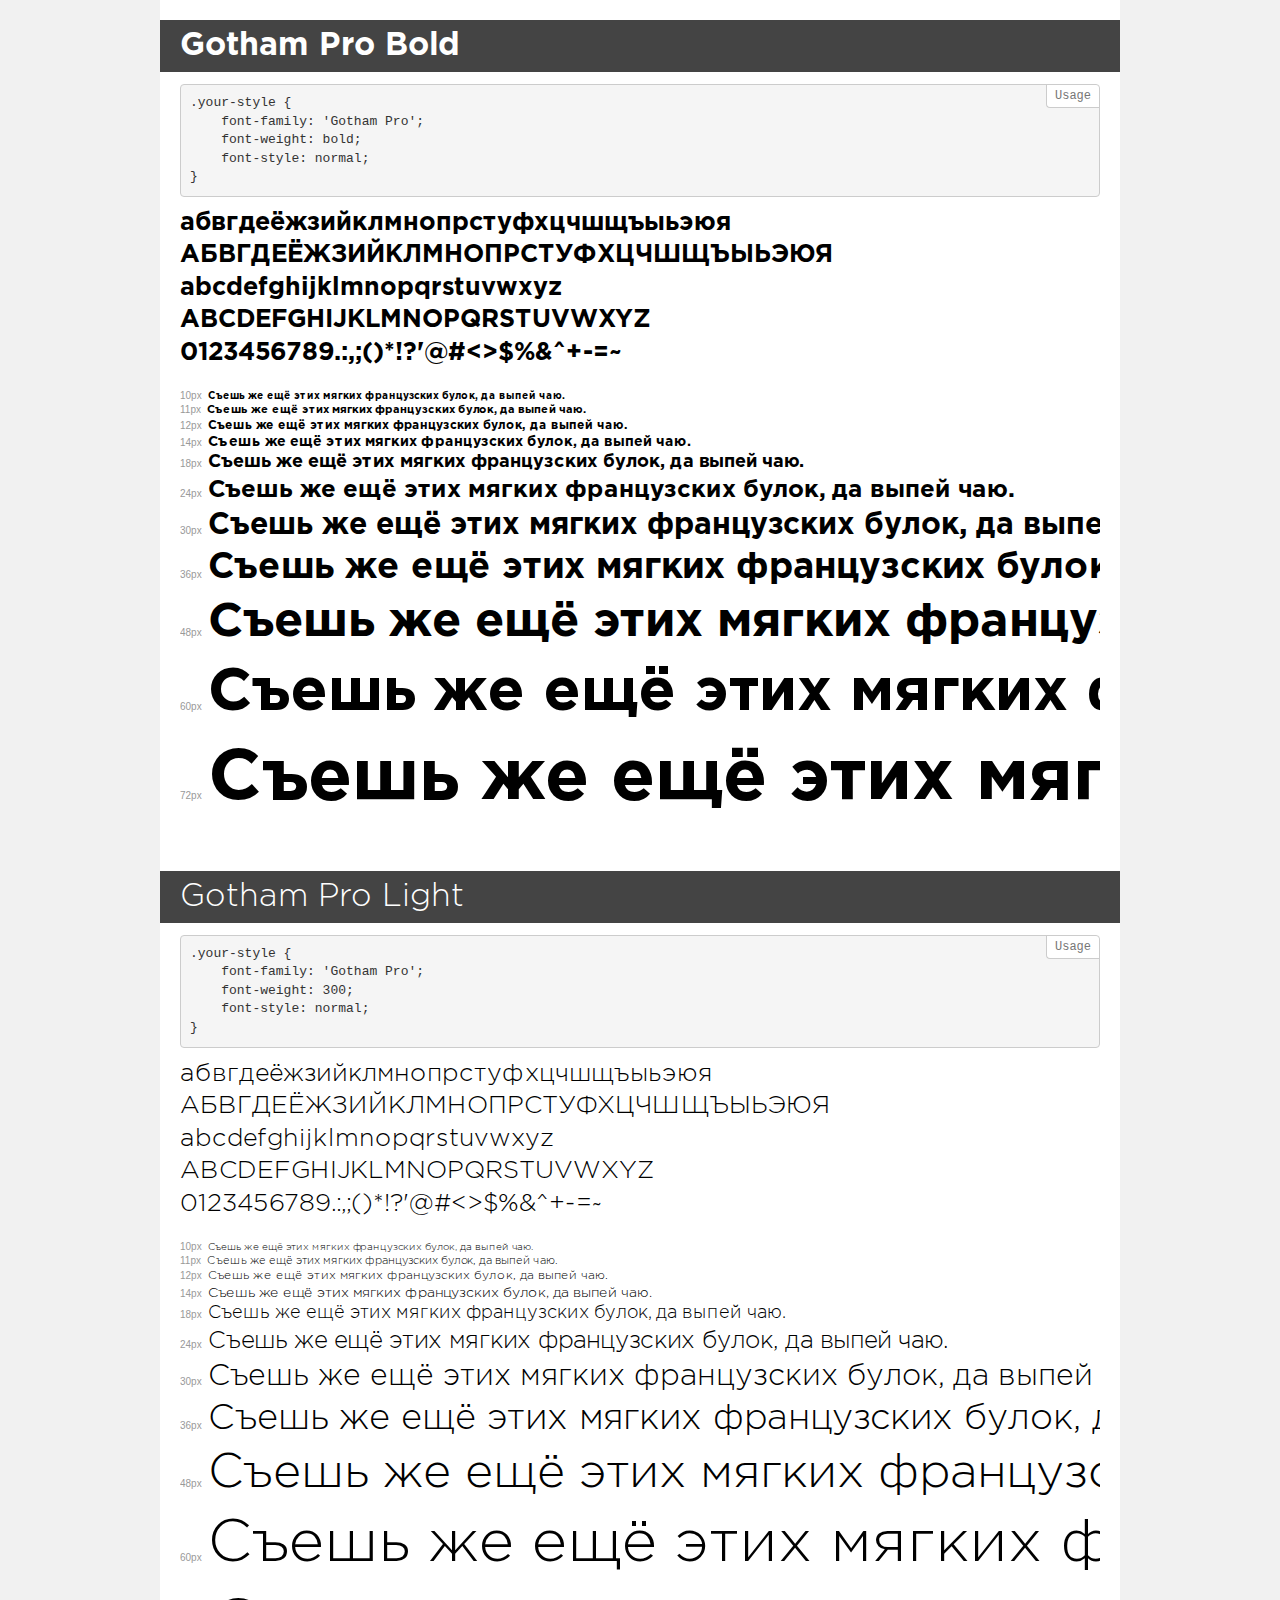
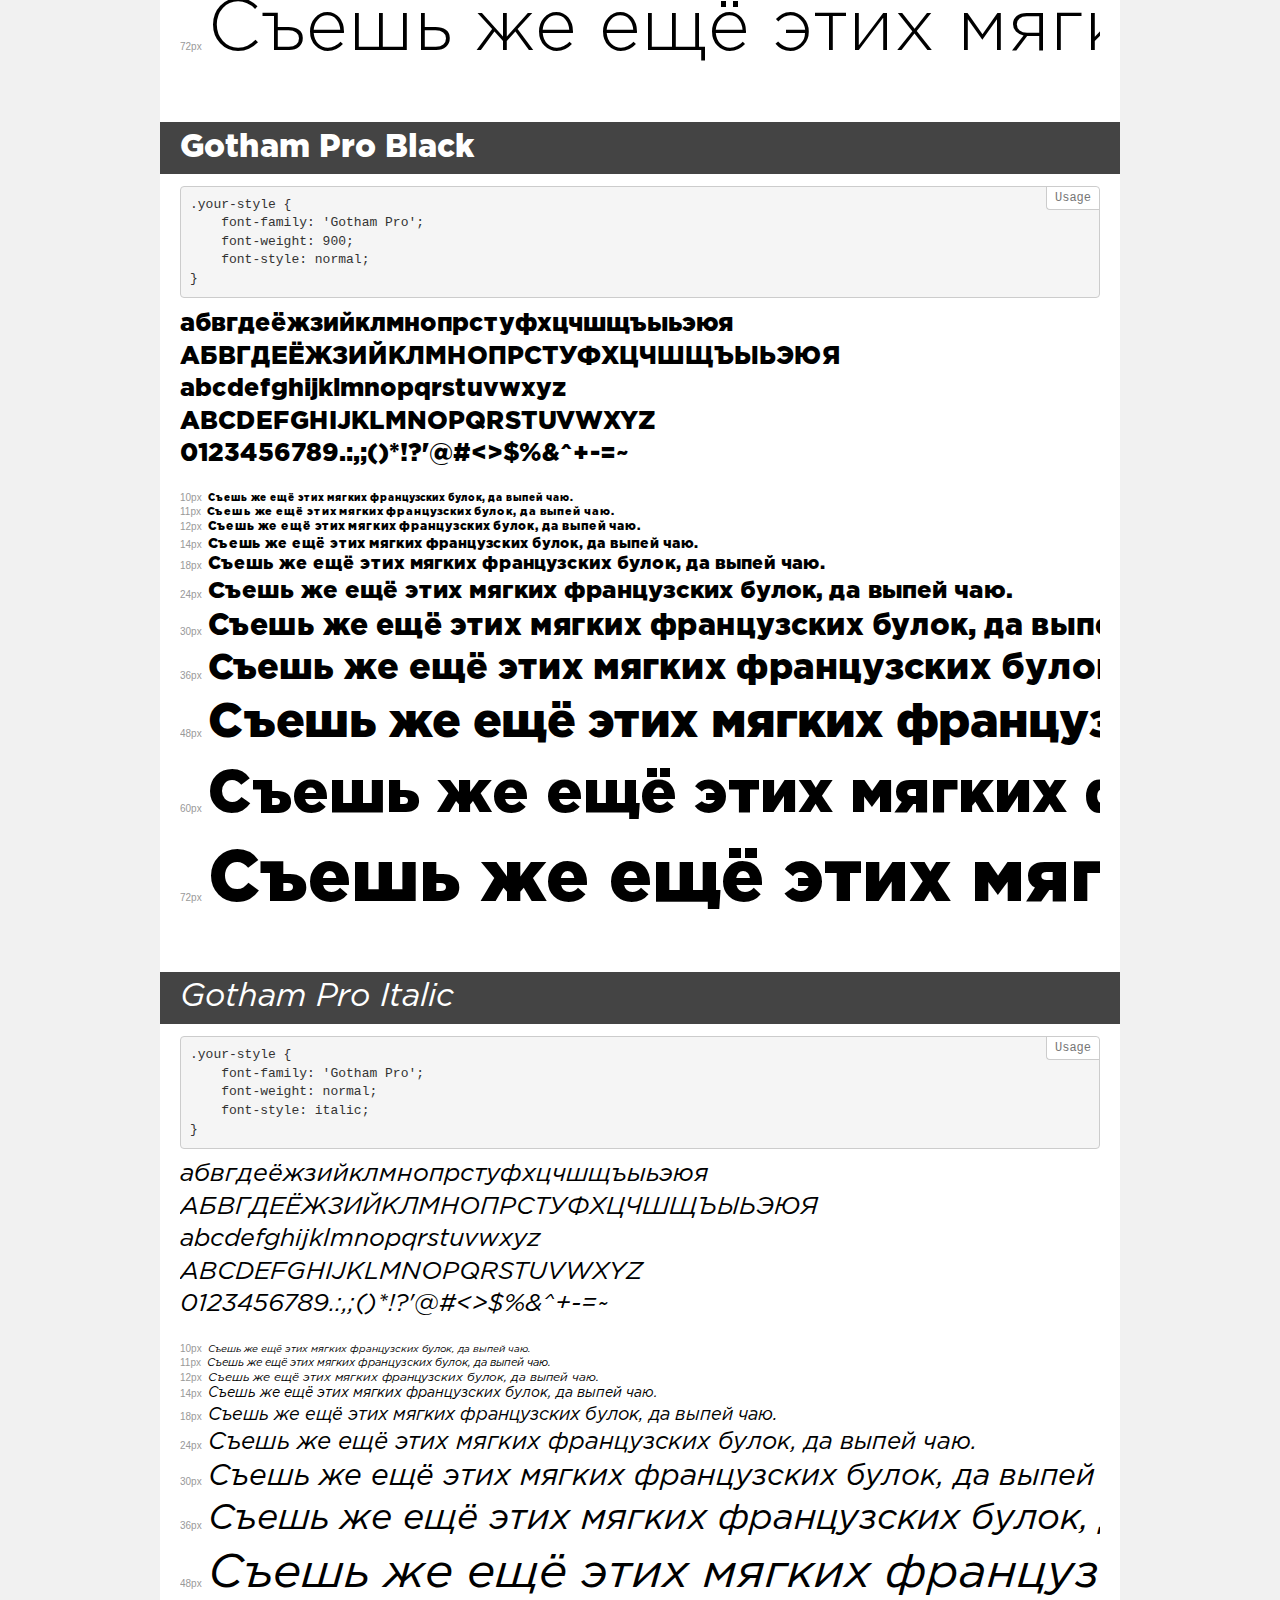
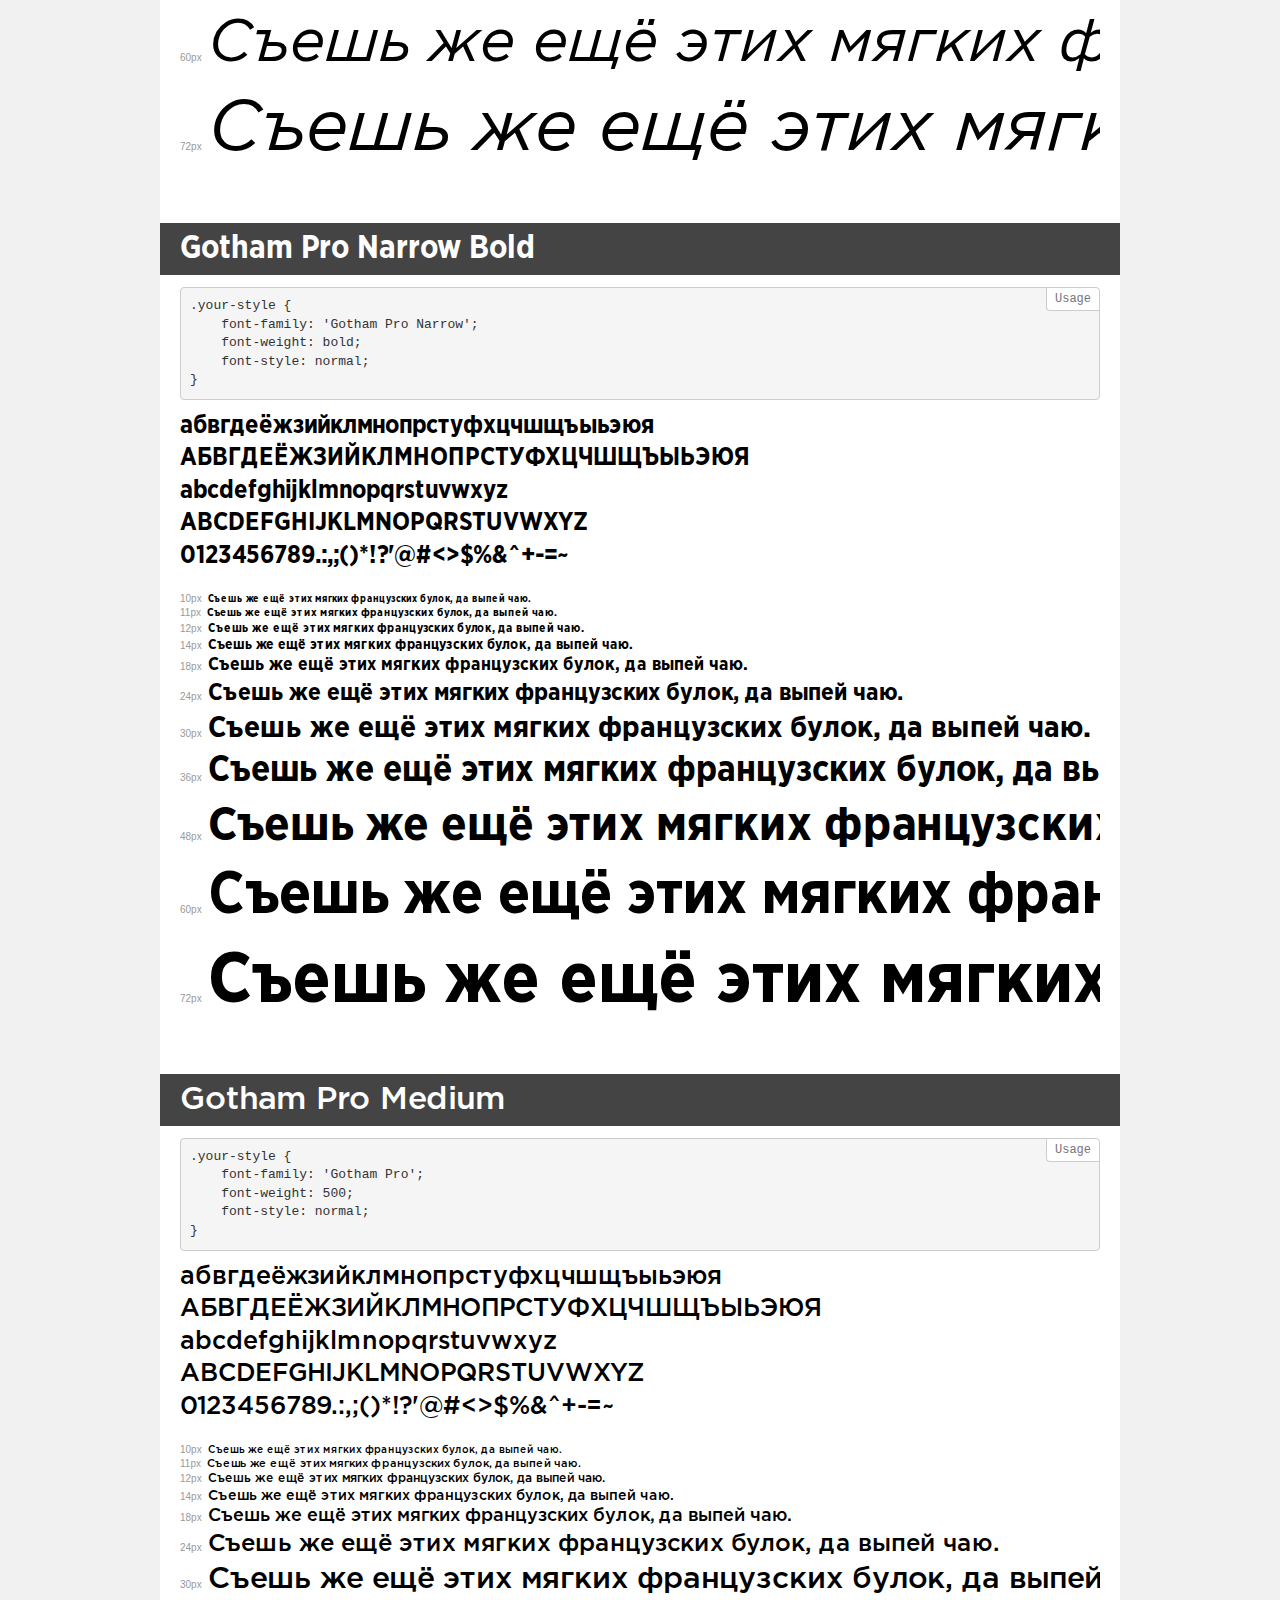
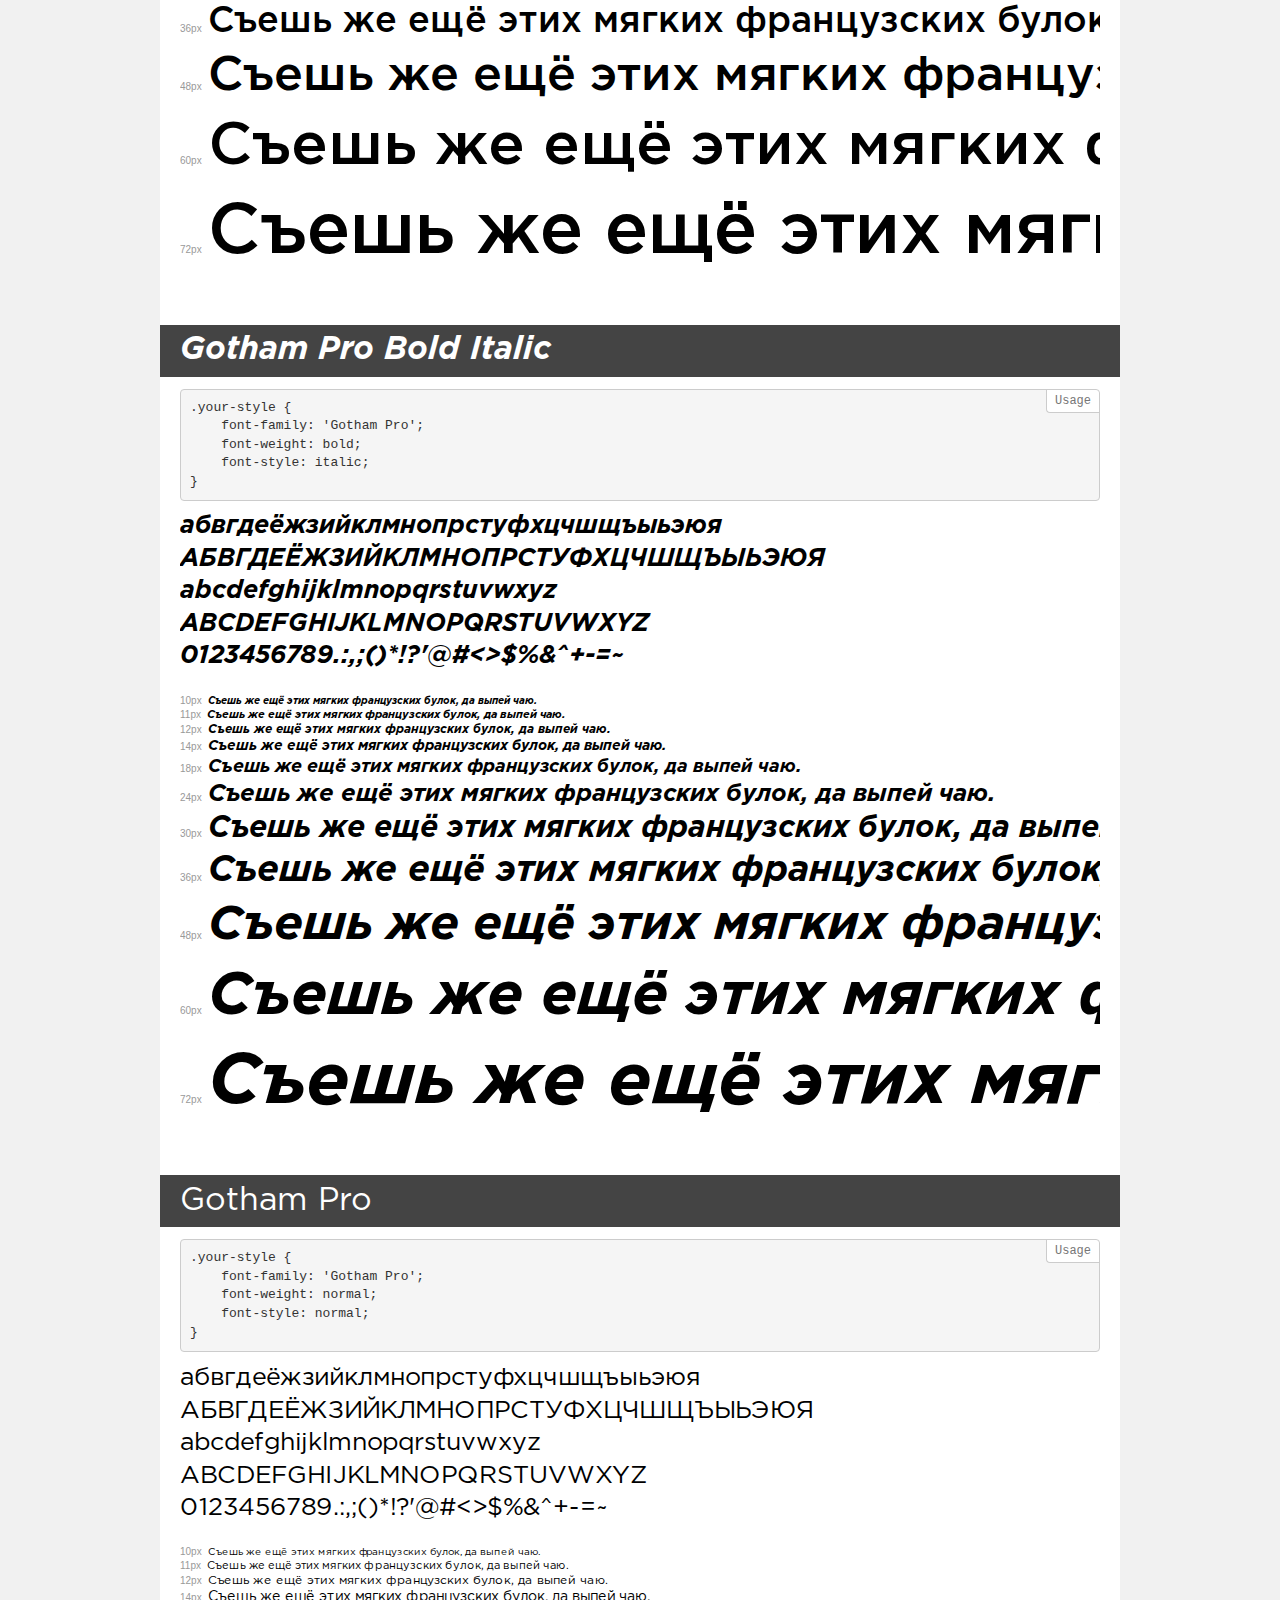
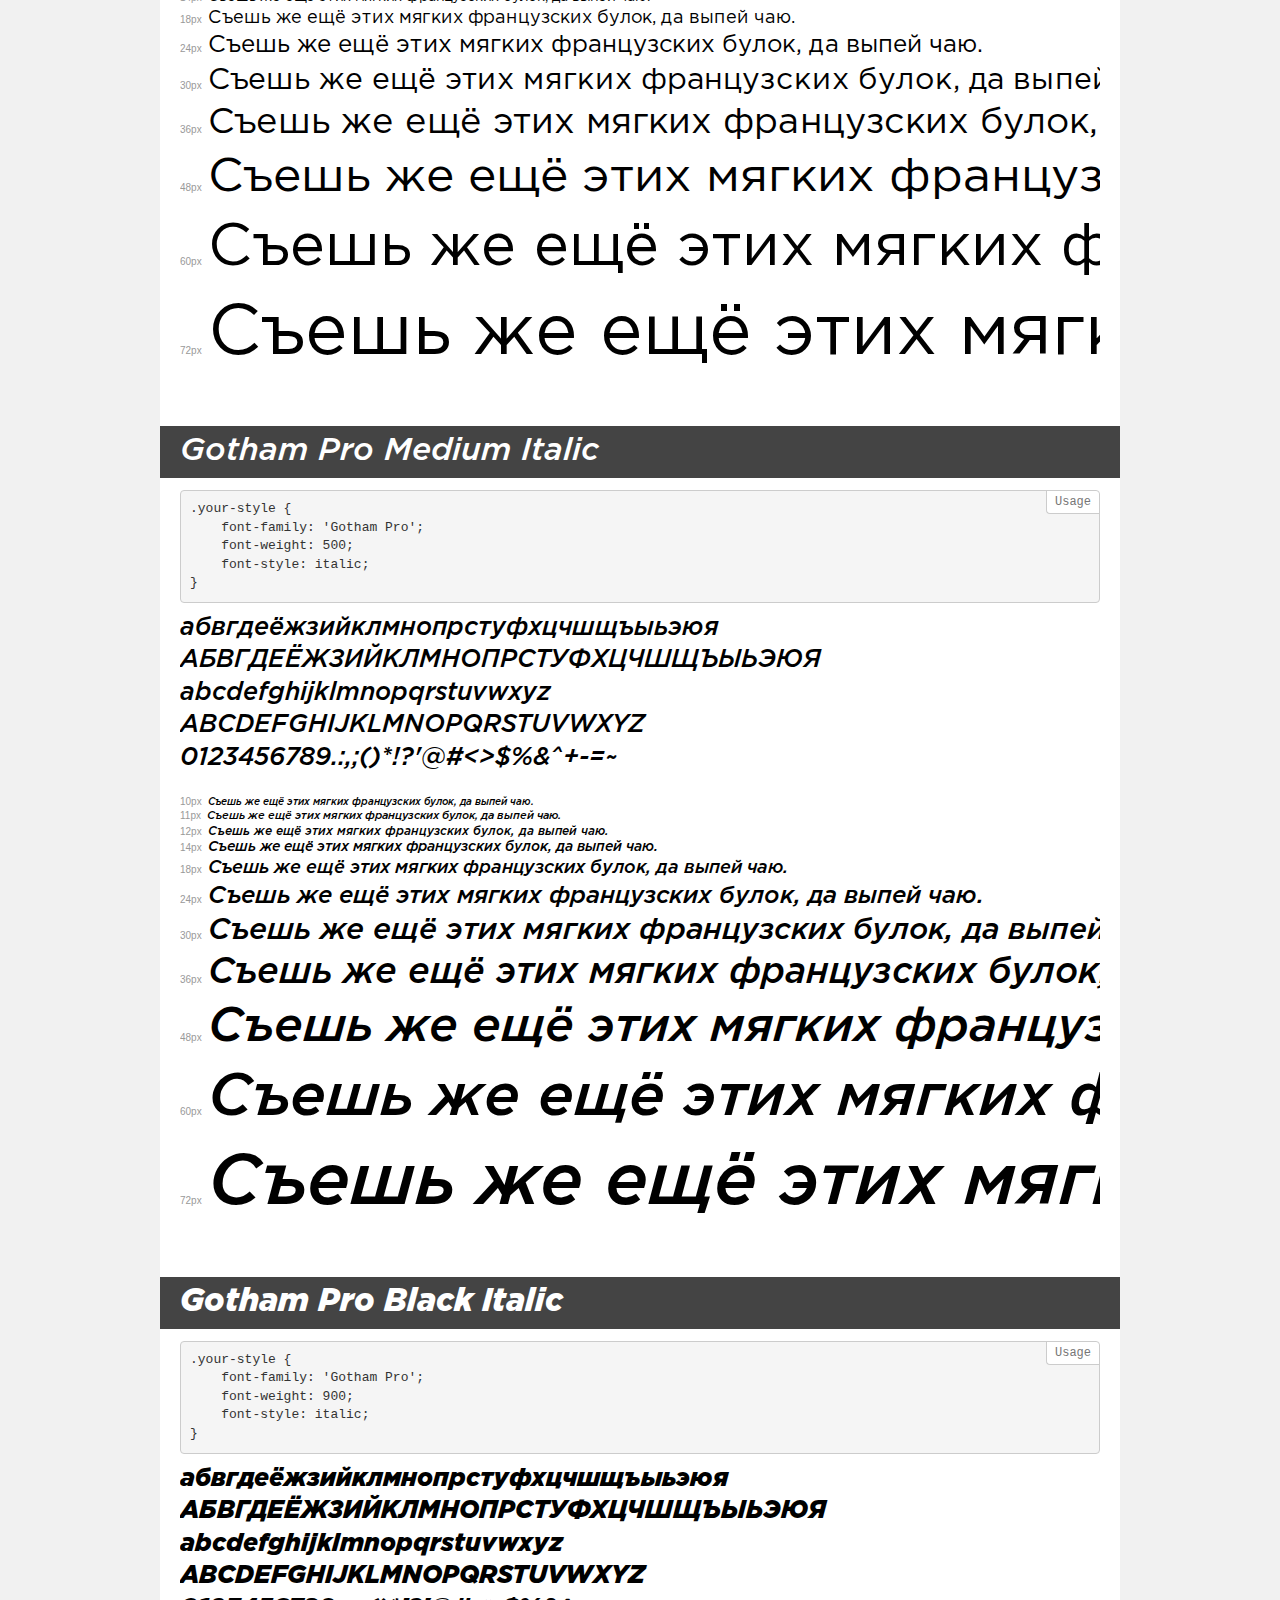
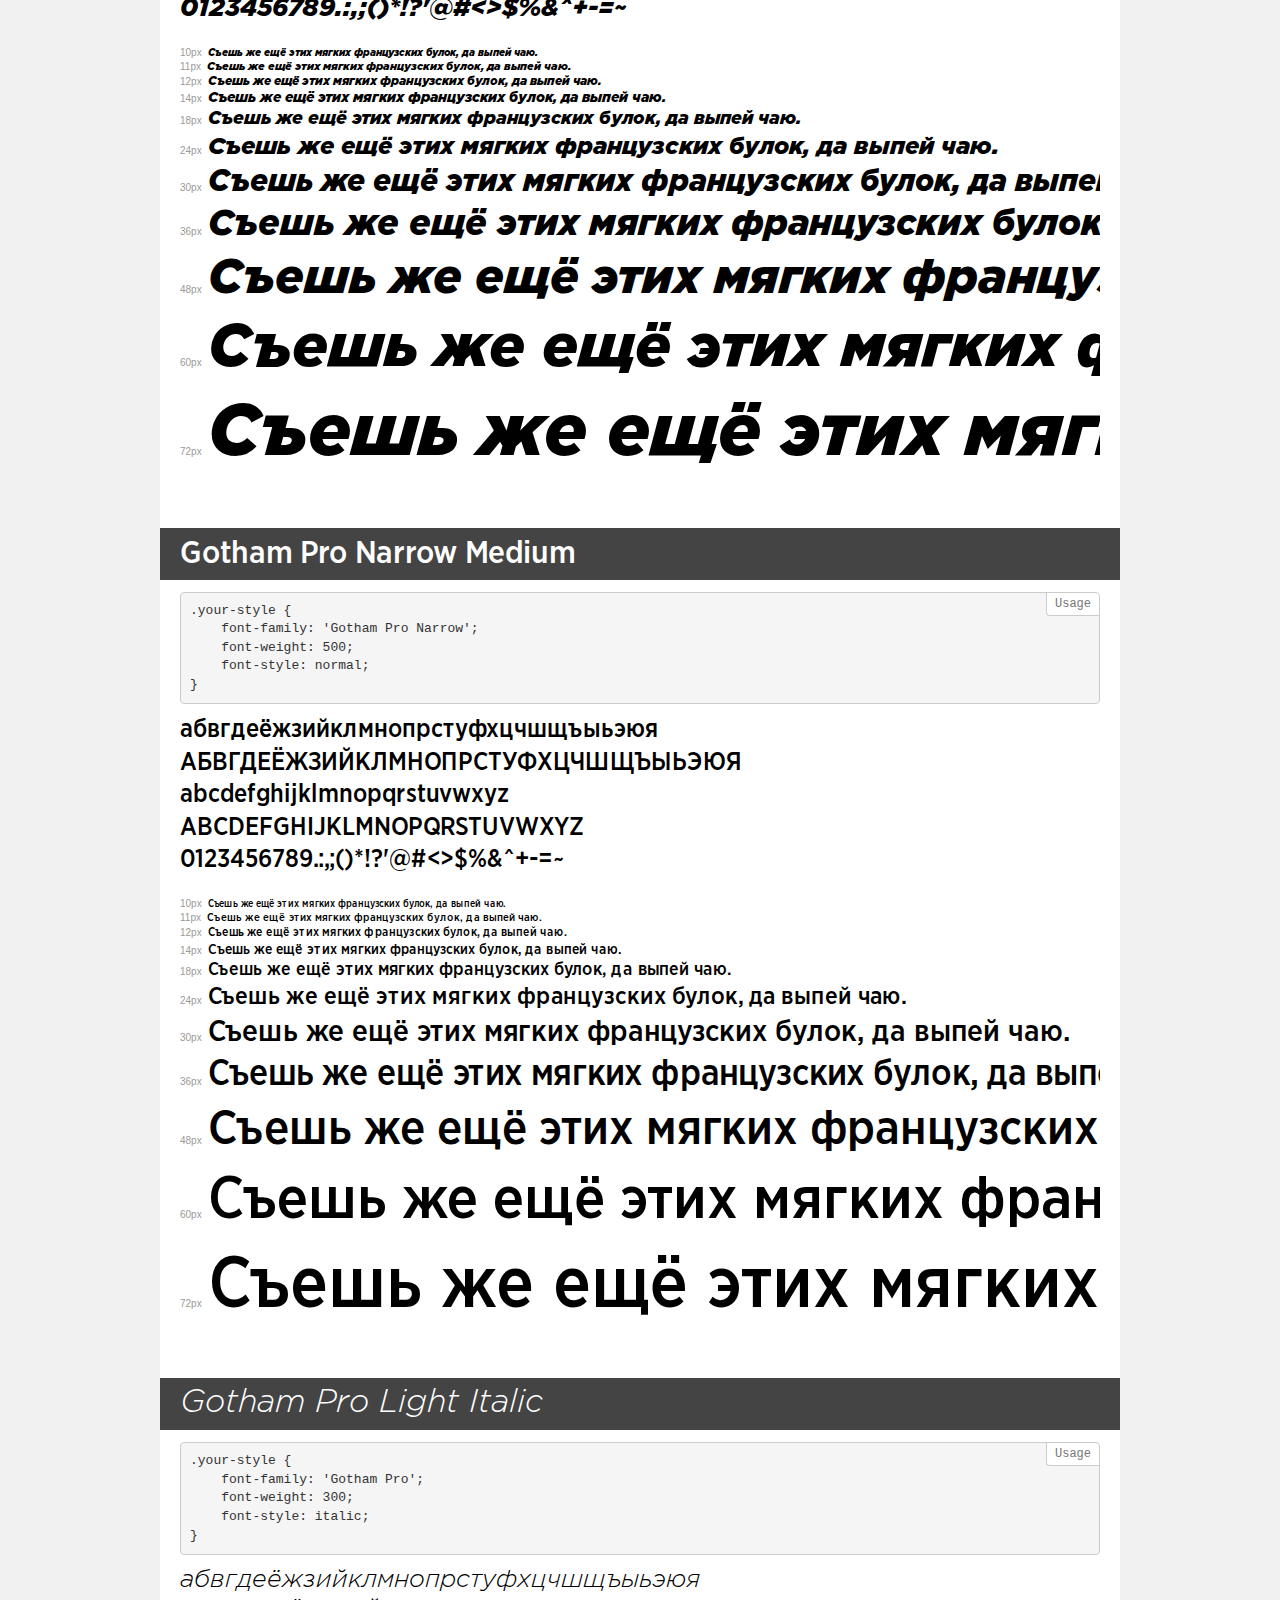
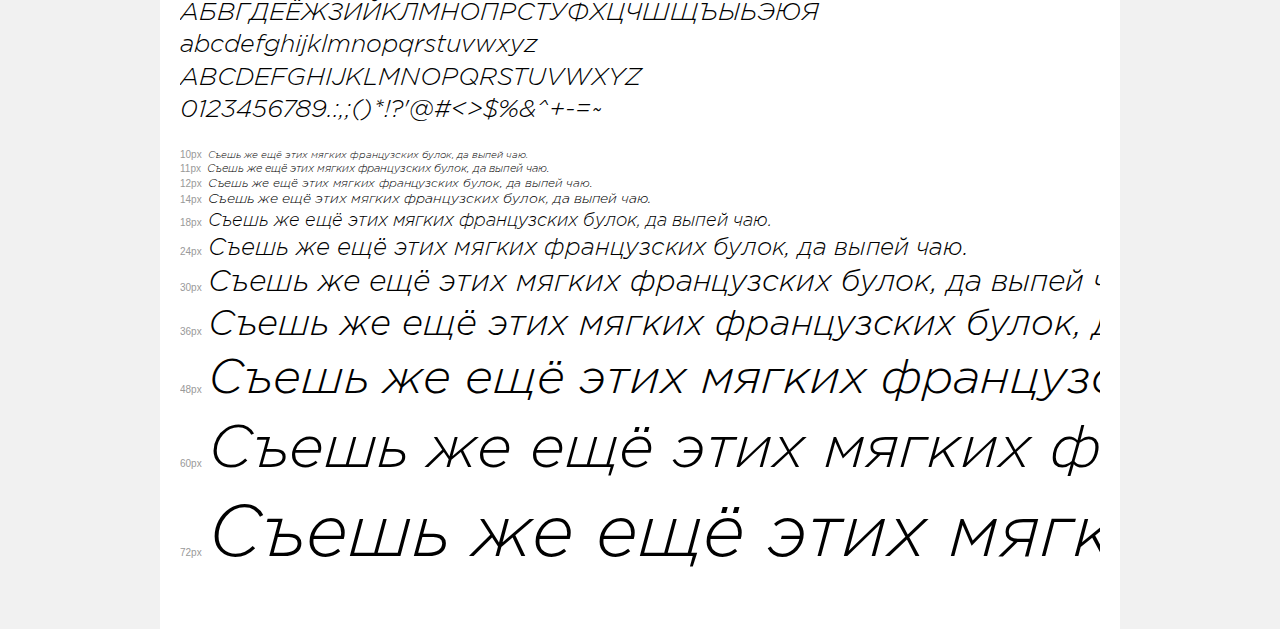
<file: wwwroot/font-16/demo.html>
<!DOCTYPE html>
<html>
<head>
    <meta charset="utf-8">
    <meta http-equiv="X-UA-Compatible" content="IE=edge">
    <meta name="viewport" content="width=device-width, initial-scale=1">
    <meta name="robots" content="noindex, noarchive">
    <meta name="format-detection" content="telephone=no">
    <title>Transfonter demo</title>
    <link href="stylesheet.css" rel="stylesheet">
    <style>
        /*
        http://meyerweb.com/eric/tools/css/reset/
        v2.0 | 20110126
        License: none (public domain)
        */
        html, body, div, span, applet, object, iframe,
        h1, h2, h3, h4, h5, h6, p, blockquote, pre,
        a, abbr, acronym, address, big, cite, code,
        del, dfn, em, img, ins, kbd, q, s, samp,
        small, strike, strong, sub, sup, tt, var,
        b, u, i, center,
        dl, dt, dd, ol, ul, li,
        fieldset, form, label, legend,
        table, caption, tbody, tfoot, thead, tr, th, td,
        article, aside, canvas, details, embed,
        figure, figcaption, footer, header, hgroup,
        menu, nav, output, ruby, section, summary,
        time, mark, audio, video {
            margin: 0;
            padding: 0;
            border: 0;
            font-size: 100%;
            font: inherit;
            vertical-align: baseline;
        }
        /* HTML5 display-role reset for older browsers */
        article, aside, details, figcaption, figure,
        footer, header, hgroup, menu, nav, section {
            display: block;
        }
        body {
            line-height: 1;
        }
        ol, ul {
            list-style: none;
        }
        blockquote, q {
            quotes: none;
        }
        blockquote:before, blockquote:after,
        q:before, q:after {
            content: '';
            content: none;
        }
        table {
            border-collapse: collapse;
            border-spacing: 0;
        }
        /* common styles */
        body {
            background: #f1f1f1;
            color: #000;
        }
        .page {
            background: #fff;
            width: 920px;
            margin: 0 auto;
            padding: 20px 20px 0 20px;
            overflow: hidden;
        }
        .font-container {
            overflow-x: auto;
            overflow-y: hidden;
            margin-bottom: 40px;
            line-height: 1.3;
            white-space: nowrap;
            padding-bottom: 5px;
        }
        h1 {
            position: relative;
            background: #444;
            font-size: 32px;
            color: #fff;
            padding: 10px 20px;
            margin: 0 -20px 12px -20px;
        }
        .letters {
            font-size: 25px;
            margin-bottom: 20px;
        }
        .s10:before {
            content: '10px';
        }
        .s11:before {
            content: '11px';
        }
        .s12:before {
            content: '12px';
        }
        .s14:before {
            content: '14px';
        }
        .s18:before {
            content: '18px';
        }
        .s24:before {
            content: '24px';
        }
        .s30:before {
            content: '30px';
        }
        .s36:before {
            content: '36px';
        }
        .s48:before {
            content: '48px';
        }
        .s60:before {
            content: '60px';
        }
        .s72:before {
            content: '72px';
        }
        .s10:before, .s11:before, .s12:before, .s14:before,
        .s18:before, .s24:before, .s30:before, .s36:before,
        .s48:before, .s60:before, .s72:before {
            font-family: Arial, sans-serif;
            font-size: 10px;
            font-weight: normal;
            font-style: normal;
            color: #999;
            padding-right: 6px;
        }
        pre {
            display: block;
            position: relative;
            padding: 9px;
            margin: 0 0 10px;
            font-family: Monaco, Menlo, Consolas, "Courier New", monospace !important;
            font-size: 13px;
            line-height: 1.428571429;
            color: #333;
            font-weight: normal !important;
            font-style: normal !important;
            background-color: #f5f5f5;
            border: 1px solid #ccc;
            overflow-x: auto;
            border-radius: 4px;
        }
        pre:after {
            display: block;
            position: absolute;
            right: 0;
            top: 0;
            content: 'Usage';
            line-height: 1;
            padding: 5px 8px;
            font-size: 12px;
            color: #767676;
            background-color: #fff;
            border: 1px solid #ccc;
            border-right: none;
            border-top: none;
            border-radius: 0 4px 0 4px;
            z-index: 10;
        }
        /* responsive */
        @media (max-width: 959px) {
            .page {
                width: auto;
                margin: 0;
            }
        }
    </style>
</head>
<body>
<div class="page">
    <div class="demo" style="font-family: 'Gotham Pro'; font-weight: bold; font-style: normal;">
        <h1>Gotham Pro Bold</h1>
        <pre>.your-style {
    font-family: 'Gotham Pro';
    font-weight: bold;
    font-style: normal;
}</pre>
        <div class="font-container">
            <p class="letters">
                абвгдеёжзийклмнопрстуфхцчшщъыьэюя<br>
АБВГДЕЁЖЗИЙКЛМНОПРСТУФХЦЧШЩЪЫЬЭЮЯ<br>
abcdefghijklmnopqrstuvwxyz<br>
ABCDEFGHIJKLMNOPQRSTUVWXYZ<br>
                0123456789.:,;()*!?'@#<>$%&^+-=~
            </p>
            <p class="s10" style="font-size: 10px;">Съешь же ещё этих мягких французских булок, да выпей чаю.</p>
            <p class="s11" style="font-size: 11px;">Съешь же ещё этих мягких французских булок, да выпей чаю.</p>
            <p class="s12" style="font-size: 12px;">Съешь же ещё этих мягких французских булок, да выпей чаю.</p>
            <p class="s14" style="font-size: 14px;">Съешь же ещё этих мягких французских булок, да выпей чаю.</p>
            <p class="s18" style="font-size: 18px;">Съешь же ещё этих мягких французских булок, да выпей чаю.</p>
            <p class="s24" style="font-size: 24px;">Съешь же ещё этих мягких французских булок, да выпей чаю.</p>
            <p class="s30" style="font-size: 30px;">Съешь же ещё этих мягких французских булок, да выпей чаю.</p>
            <p class="s36" style="font-size: 36px;">Съешь же ещё этих мягких французских булок, да выпей чаю.</p>
            <p class="s48" style="font-size: 48px;">Съешь же ещё этих мягких французских булок, да выпей чаю.</p>
            <p class="s60" style="font-size: 60px;">Съешь же ещё этих мягких французских булок, да выпей чаю.</p>
            <p class="s72" style="font-size: 72px;">Съешь же ещё этих мягких французских булок, да выпей чаю.</p>
        </div>
    </div>
    <div class="demo" style="font-family: 'Gotham Pro'; font-weight: 300; font-style: normal;">
        <h1>Gotham Pro Light</h1>
        <pre>.your-style {
    font-family: 'Gotham Pro';
    font-weight: 300;
    font-style: normal;
}</pre>
        <div class="font-container">
            <p class="letters">
                абвгдеёжзийклмнопрстуфхцчшщъыьэюя<br>
АБВГДЕЁЖЗИЙКЛМНОПРСТУФХЦЧШЩЪЫЬЭЮЯ<br>
abcdefghijklmnopqrstuvwxyz<br>
ABCDEFGHIJKLMNOPQRSTUVWXYZ<br>
                0123456789.:,;()*!?'@#<>$%&^+-=~
            </p>
            <p class="s10" style="font-size: 10px;">Съешь же ещё этих мягких французских булок, да выпей чаю.</p>
            <p class="s11" style="font-size: 11px;">Съешь же ещё этих мягких французских булок, да выпей чаю.</p>
            <p class="s12" style="font-size: 12px;">Съешь же ещё этих мягких французских булок, да выпей чаю.</p>
            <p class="s14" style="font-size: 14px;">Съешь же ещё этих мягких французских булок, да выпей чаю.</p>
            <p class="s18" style="font-size: 18px;">Съешь же ещё этих мягких французских булок, да выпей чаю.</p>
            <p class="s24" style="font-size: 24px;">Съешь же ещё этих мягких французских булок, да выпей чаю.</p>
            <p class="s30" style="font-size: 30px;">Съешь же ещё этих мягких французских булок, да выпей чаю.</p>
            <p class="s36" style="font-size: 36px;">Съешь же ещё этих мягких французских булок, да выпей чаю.</p>
            <p class="s48" style="font-size: 48px;">Съешь же ещё этих мягких французских булок, да выпей чаю.</p>
            <p class="s60" style="font-size: 60px;">Съешь же ещё этих мягких французских булок, да выпей чаю.</p>
            <p class="s72" style="font-size: 72px;">Съешь же ещё этих мягких французских булок, да выпей чаю.</p>
        </div>
    </div>
    <div class="demo" style="font-family: 'Gotham Pro'; font-weight: 900; font-style: normal;">
        <h1>Gotham Pro Black</h1>
        <pre>.your-style {
    font-family: 'Gotham Pro';
    font-weight: 900;
    font-style: normal;
}</pre>
        <div class="font-container">
            <p class="letters">
                абвгдеёжзийклмнопрстуфхцчшщъыьэюя<br>
АБВГДЕЁЖЗИЙКЛМНОПРСТУФХЦЧШЩЪЫЬЭЮЯ<br>
abcdefghijklmnopqrstuvwxyz<br>
ABCDEFGHIJKLMNOPQRSTUVWXYZ<br>
                0123456789.:,;()*!?'@#<>$%&^+-=~
            </p>
            <p class="s10" style="font-size: 10px;">Съешь же ещё этих мягких французских булок, да выпей чаю.</p>
            <p class="s11" style="font-size: 11px;">Съешь же ещё этих мягких французских булок, да выпей чаю.</p>
            <p class="s12" style="font-size: 12px;">Съешь же ещё этих мягких французских булок, да выпей чаю.</p>
            <p class="s14" style="font-size: 14px;">Съешь же ещё этих мягких французских булок, да выпей чаю.</p>
            <p class="s18" style="font-size: 18px;">Съешь же ещё этих мягких французских булок, да выпей чаю.</p>
            <p class="s24" style="font-size: 24px;">Съешь же ещё этих мягких французских булок, да выпей чаю.</p>
            <p class="s30" style="font-size: 30px;">Съешь же ещё этих мягких французских булок, да выпей чаю.</p>
            <p class="s36" style="font-size: 36px;">Съешь же ещё этих мягких французских булок, да выпей чаю.</p>
            <p class="s48" style="font-size: 48px;">Съешь же ещё этих мягких французских булок, да выпей чаю.</p>
            <p class="s60" style="font-size: 60px;">Съешь же ещё этих мягких французских булок, да выпей чаю.</p>
            <p class="s72" style="font-size: 72px;">Съешь же ещё этих мягких французских булок, да выпей чаю.</p>
        </div>
    </div>
    <div class="demo" style="font-family: 'Gotham Pro'; font-weight: normal; font-style: italic;">
        <h1>Gotham Pro Italic</h1>
        <pre>.your-style {
    font-family: 'Gotham Pro';
    font-weight: normal;
    font-style: italic;
}</pre>
        <div class="font-container">
            <p class="letters">
                абвгдеёжзийклмнопрстуфхцчшщъыьэюя<br>
АБВГДЕЁЖЗИЙКЛМНОПРСТУФХЦЧШЩЪЫЬЭЮЯ<br>
abcdefghijklmnopqrstuvwxyz<br>
ABCDEFGHIJKLMNOPQRSTUVWXYZ<br>
                0123456789.:,;()*!?'@#<>$%&^+-=~
            </p>
            <p class="s10" style="font-size: 10px;">Съешь же ещё этих мягких французских булок, да выпей чаю.</p>
            <p class="s11" style="font-size: 11px;">Съешь же ещё этих мягких французских булок, да выпей чаю.</p>
            <p class="s12" style="font-size: 12px;">Съешь же ещё этих мягких французских булок, да выпей чаю.</p>
            <p class="s14" style="font-size: 14px;">Съешь же ещё этих мягких французских булок, да выпей чаю.</p>
            <p class="s18" style="font-size: 18px;">Съешь же ещё этих мягких французских булок, да выпей чаю.</p>
            <p class="s24" style="font-size: 24px;">Съешь же ещё этих мягких французских булок, да выпей чаю.</p>
            <p class="s30" style="font-size: 30px;">Съешь же ещё этих мягких французских булок, да выпей чаю.</p>
            <p class="s36" style="font-size: 36px;">Съешь же ещё этих мягких французских булок, да выпей чаю.</p>
            <p class="s48" style="font-size: 48px;">Съешь же ещё этих мягких французских булок, да выпей чаю.</p>
            <p class="s60" style="font-size: 60px;">Съешь же ещё этих мягких французских булок, да выпей чаю.</p>
            <p class="s72" style="font-size: 72px;">Съешь же ещё этих мягких французских булок, да выпей чаю.</p>
        </div>
    </div>
    <div class="demo" style="font-family: 'Gotham Pro Narrow'; font-weight: bold; font-style: normal;">
        <h1>Gotham Pro Narrow Bold</h1>
        <pre>.your-style {
    font-family: 'Gotham Pro Narrow';
    font-weight: bold;
    font-style: normal;
}</pre>
        <div class="font-container">
            <p class="letters">
                абвгдеёжзийклмнопрстуфхцчшщъыьэюя<br>
АБВГДЕЁЖЗИЙКЛМНОПРСТУФХЦЧШЩЪЫЬЭЮЯ<br>
abcdefghijklmnopqrstuvwxyz<br>
ABCDEFGHIJKLMNOPQRSTUVWXYZ<br>
                0123456789.:,;()*!?'@#<>$%&^+-=~
            </p>
            <p class="s10" style="font-size: 10px;">Съешь же ещё этих мягких французских булок, да выпей чаю.</p>
            <p class="s11" style="font-size: 11px;">Съешь же ещё этих мягких французских булок, да выпей чаю.</p>
            <p class="s12" style="font-size: 12px;">Съешь же ещё этих мягких французских булок, да выпей чаю.</p>
            <p class="s14" style="font-size: 14px;">Съешь же ещё этих мягких французских булок, да выпей чаю.</p>
            <p class="s18" style="font-size: 18px;">Съешь же ещё этих мягких французских булок, да выпей чаю.</p>
            <p class="s24" style="font-size: 24px;">Съешь же ещё этих мягких французских булок, да выпей чаю.</p>
            <p class="s30" style="font-size: 30px;">Съешь же ещё этих мягких французских булок, да выпей чаю.</p>
            <p class="s36" style="font-size: 36px;">Съешь же ещё этих мягких французских булок, да выпей чаю.</p>
            <p class="s48" style="font-size: 48px;">Съешь же ещё этих мягких французских булок, да выпей чаю.</p>
            <p class="s60" style="font-size: 60px;">Съешь же ещё этих мягких французских булок, да выпей чаю.</p>
            <p class="s72" style="font-size: 72px;">Съешь же ещё этих мягких французских булок, да выпей чаю.</p>
        </div>
    </div>
    <div class="demo" style="font-family: 'Gotham Pro'; font-weight: 500; font-style: normal;">
        <h1>Gotham Pro Medium</h1>
        <pre>.your-style {
    font-family: 'Gotham Pro';
    font-weight: 500;
    font-style: normal;
}</pre>
        <div class="font-container">
            <p class="letters">
                абвгдеёжзийклмнопрстуфхцчшщъыьэюя<br>
АБВГДЕЁЖЗИЙКЛМНОПРСТУФХЦЧШЩЪЫЬЭЮЯ<br>
abcdefghijklmnopqrstuvwxyz<br>
ABCDEFGHIJKLMNOPQRSTUVWXYZ<br>
                0123456789.:,;()*!?'@#<>$%&^+-=~
            </p>
            <p class="s10" style="font-size: 10px;">Съешь же ещё этих мягких французских булок, да выпей чаю.</p>
            <p class="s11" style="font-size: 11px;">Съешь же ещё этих мягких французских булок, да выпей чаю.</p>
            <p class="s12" style="font-size: 12px;">Съешь же ещё этих мягких французских булок, да выпей чаю.</p>
            <p class="s14" style="font-size: 14px;">Съешь же ещё этих мягких французских булок, да выпей чаю.</p>
            <p class="s18" style="font-size: 18px;">Съешь же ещё этих мягких французских булок, да выпей чаю.</p>
            <p class="s24" style="font-size: 24px;">Съешь же ещё этих мягких французских булок, да выпей чаю.</p>
            <p class="s30" style="font-size: 30px;">Съешь же ещё этих мягких французских булок, да выпей чаю.</p>
            <p class="s36" style="font-size: 36px;">Съешь же ещё этих мягких французских булок, да выпей чаю.</p>
            <p class="s48" style="font-size: 48px;">Съешь же ещё этих мягких французских булок, да выпей чаю.</p>
            <p class="s60" style="font-size: 60px;">Съешь же ещё этих мягких французских булок, да выпей чаю.</p>
            <p class="s72" style="font-size: 72px;">Съешь же ещё этих мягких французских булок, да выпей чаю.</p>
        </div>
    </div>
    <div class="demo" style="font-family: 'Gotham Pro'; font-weight: bold; font-style: italic;">
        <h1>Gotham Pro Bold Italic</h1>
        <pre>.your-style {
    font-family: 'Gotham Pro';
    font-weight: bold;
    font-style: italic;
}</pre>
        <div class="font-container">
            <p class="letters">
                абвгдеёжзийклмнопрстуфхцчшщъыьэюя<br>
АБВГДЕЁЖЗИЙКЛМНОПРСТУФХЦЧШЩЪЫЬЭЮЯ<br>
abcdefghijklmnopqrstuvwxyz<br>
ABCDEFGHIJKLMNOPQRSTUVWXYZ<br>
                0123456789.:,;()*!?'@#<>$%&^+-=~
            </p>
            <p class="s10" style="font-size: 10px;">Съешь же ещё этих мягких французских булок, да выпей чаю.</p>
            <p class="s11" style="font-size: 11px;">Съешь же ещё этих мягких французских булок, да выпей чаю.</p>
            <p class="s12" style="font-size: 12px;">Съешь же ещё этих мягких французских булок, да выпей чаю.</p>
            <p class="s14" style="font-size: 14px;">Съешь же ещё этих мягких французских булок, да выпей чаю.</p>
            <p class="s18" style="font-size: 18px;">Съешь же ещё этих мягких французских булок, да выпей чаю.</p>
            <p class="s24" style="font-size: 24px;">Съешь же ещё этих мягких французских булок, да выпей чаю.</p>
            <p class="s30" style="font-size: 30px;">Съешь же ещё этих мягких французских булок, да выпей чаю.</p>
            <p class="s36" style="font-size: 36px;">Съешь же ещё этих мягких французских булок, да выпей чаю.</p>
            <p class="s48" style="font-size: 48px;">Съешь же ещё этих мягких французских булок, да выпей чаю.</p>
            <p class="s60" style="font-size: 60px;">Съешь же ещё этих мягких французских булок, да выпей чаю.</p>
            <p class="s72" style="font-size: 72px;">Съешь же ещё этих мягких французских булок, да выпей чаю.</p>
        </div>
    </div>
    <div class="demo" style="font-family: 'Gotham Pro'; font-weight: normal; font-style: normal;">
        <h1>Gotham Pro</h1>
        <pre>.your-style {
    font-family: 'Gotham Pro';
    font-weight: normal;
    font-style: normal;
}</pre>
        <div class="font-container">
            <p class="letters">
                абвгдеёжзийклмнопрстуфхцчшщъыьэюя<br>
АБВГДЕЁЖЗИЙКЛМНОПРСТУФХЦЧШЩЪЫЬЭЮЯ<br>
abcdefghijklmnopqrstuvwxyz<br>
ABCDEFGHIJKLMNOPQRSTUVWXYZ<br>
                0123456789.:,;()*!?'@#<>$%&^+-=~
            </p>
            <p class="s10" style="font-size: 10px;">Съешь же ещё этих мягких французских булок, да выпей чаю.</p>
            <p class="s11" style="font-size: 11px;">Съешь же ещё этих мягких французских булок, да выпей чаю.</p>
            <p class="s12" style="font-size: 12px;">Съешь же ещё этих мягких французских булок, да выпей чаю.</p>
            <p class="s14" style="font-size: 14px;">Съешь же ещё этих мягких французских булок, да выпей чаю.</p>
            <p class="s18" style="font-size: 18px;">Съешь же ещё этих мягких французских булок, да выпей чаю.</p>
            <p class="s24" style="font-size: 24px;">Съешь же ещё этих мягких французских булок, да выпей чаю.</p>
            <p class="s30" style="font-size: 30px;">Съешь же ещё этих мягких французских булок, да выпей чаю.</p>
            <p class="s36" style="font-size: 36px;">Съешь же ещё этих мягких французских булок, да выпей чаю.</p>
            <p class="s48" style="font-size: 48px;">Съешь же ещё этих мягких французских булок, да выпей чаю.</p>
            <p class="s60" style="font-size: 60px;">Съешь же ещё этих мягких французских булок, да выпей чаю.</p>
            <p class="s72" style="font-size: 72px;">Съешь же ещё этих мягких французских булок, да выпей чаю.</p>
        </div>
    </div>
    <div class="demo" style="font-family: 'Gotham Pro'; font-weight: 500; font-style: italic;">
        <h1>Gotham Pro Medium Italic</h1>
        <pre>.your-style {
    font-family: 'Gotham Pro';
    font-weight: 500;
    font-style: italic;
}</pre>
        <div class="font-container">
            <p class="letters">
                абвгдеёжзийклмнопрстуфхцчшщъыьэюя<br>
АБВГДЕЁЖЗИЙКЛМНОПРСТУФХЦЧШЩЪЫЬЭЮЯ<br>
abcdefghijklmnopqrstuvwxyz<br>
ABCDEFGHIJKLMNOPQRSTUVWXYZ<br>
                0123456789.:,;()*!?'@#<>$%&^+-=~
            </p>
            <p class="s10" style="font-size: 10px;">Съешь же ещё этих мягких французских булок, да выпей чаю.</p>
            <p class="s11" style="font-size: 11px;">Съешь же ещё этих мягких французских булок, да выпей чаю.</p>
            <p class="s12" style="font-size: 12px;">Съешь же ещё этих мягких французских булок, да выпей чаю.</p>
            <p class="s14" style="font-size: 14px;">Съешь же ещё этих мягких французских булок, да выпей чаю.</p>
            <p class="s18" style="font-size: 18px;">Съешь же ещё этих мягких французских булок, да выпей чаю.</p>
            <p class="s24" style="font-size: 24px;">Съешь же ещё этих мягких французских булок, да выпей чаю.</p>
            <p class="s30" style="font-size: 30px;">Съешь же ещё этих мягких французских булок, да выпей чаю.</p>
            <p class="s36" style="font-size: 36px;">Съешь же ещё этих мягких французских булок, да выпей чаю.</p>
            <p class="s48" style="font-size: 48px;">Съешь же ещё этих мягких французских булок, да выпей чаю.</p>
            <p class="s60" style="font-size: 60px;">Съешь же ещё этих мягких французских булок, да выпей чаю.</p>
            <p class="s72" style="font-size: 72px;">Съешь же ещё этих мягких французских булок, да выпей чаю.</p>
        </div>
    </div>
    <div class="demo" style="font-family: 'Gotham Pro'; font-weight: 900; font-style: italic;">
        <h1>Gotham Pro Black Italic</h1>
        <pre>.your-style {
    font-family: 'Gotham Pro';
    font-weight: 900;
    font-style: italic;
}</pre>
        <div class="font-container">
            <p class="letters">
                абвгдеёжзийклмнопрстуфхцчшщъыьэюя<br>
АБВГДЕЁЖЗИЙКЛМНОПРСТУФХЦЧШЩЪЫЬЭЮЯ<br>
abcdefghijklmnopqrstuvwxyz<br>
ABCDEFGHIJKLMNOPQRSTUVWXYZ<br>
                0123456789.:,;()*!?'@#<>$%&^+-=~
            </p>
            <p class="s10" style="font-size: 10px;">Съешь же ещё этих мягких французских булок, да выпей чаю.</p>
            <p class="s11" style="font-size: 11px;">Съешь же ещё этих мягких французских булок, да выпей чаю.</p>
            <p class="s12" style="font-size: 12px;">Съешь же ещё этих мягких французских булок, да выпей чаю.</p>
            <p class="s14" style="font-size: 14px;">Съешь же ещё этих мягких французских булок, да выпей чаю.</p>
            <p class="s18" style="font-size: 18px;">Съешь же ещё этих мягких французских булок, да выпей чаю.</p>
            <p class="s24" style="font-size: 24px;">Съешь же ещё этих мягких французских булок, да выпей чаю.</p>
            <p class="s30" style="font-size: 30px;">Съешь же ещё этих мягких французских булок, да выпей чаю.</p>
            <p class="s36" style="font-size: 36px;">Съешь же ещё этих мягких французских булок, да выпей чаю.</p>
            <p class="s48" style="font-size: 48px;">Съешь же ещё этих мягких французских булок, да выпей чаю.</p>
            <p class="s60" style="font-size: 60px;">Съешь же ещё этих мягких французских булок, да выпей чаю.</p>
            <p class="s72" style="font-size: 72px;">Съешь же ещё этих мягких французских булок, да выпей чаю.</p>
        </div>
    </div>
    <div class="demo" style="font-family: 'Gotham Pro Narrow'; font-weight: 500; font-style: normal;">
        <h1>Gotham Pro Narrow Medium</h1>
        <pre>.your-style {
    font-family: 'Gotham Pro Narrow';
    font-weight: 500;
    font-style: normal;
}</pre>
        <div class="font-container">
            <p class="letters">
                абвгдеёжзийклмнопрстуфхцчшщъыьэюя<br>
АБВГДЕЁЖЗИЙКЛМНОПРСТУФХЦЧШЩЪЫЬЭЮЯ<br>
abcdefghijklmnopqrstuvwxyz<br>
ABCDEFGHIJKLMNOPQRSTUVWXYZ<br>
                0123456789.:,;()*!?'@#<>$%&^+-=~
            </p>
            <p class="s10" style="font-size: 10px;">Съешь же ещё этих мягких французских булок, да выпей чаю.</p>
            <p class="s11" style="font-size: 11px;">Съешь же ещё этих мягких французских булок, да выпей чаю.</p>
            <p class="s12" style="font-size: 12px;">Съешь же ещё этих мягких французских булок, да выпей чаю.</p>
            <p class="s14" style="font-size: 14px;">Съешь же ещё этих мягких французских булок, да выпей чаю.</p>
            <p class="s18" style="font-size: 18px;">Съешь же ещё этих мягких французских булок, да выпей чаю.</p>
            <p class="s24" style="font-size: 24px;">Съешь же ещё этих мягких французских булок, да выпей чаю.</p>
            <p class="s30" style="font-size: 30px;">Съешь же ещё этих мягких французских булок, да выпей чаю.</p>
            <p class="s36" style="font-size: 36px;">Съешь же ещё этих мягких французских булок, да выпей чаю.</p>
            <p class="s48" style="font-size: 48px;">Съешь же ещё этих мягких французских булок, да выпей чаю.</p>
            <p class="s60" style="font-size: 60px;">Съешь же ещё этих мягких французских булок, да выпей чаю.</p>
            <p class="s72" style="font-size: 72px;">Съешь же ещё этих мягких французских булок, да выпей чаю.</p>
        </div>
    </div>
    <div class="demo" style="font-family: 'Gotham Pro'; font-weight: 300; font-style: italic;">
        <h1>Gotham Pro Light Italic</h1>
        <pre>.your-style {
    font-family: 'Gotham Pro';
    font-weight: 300;
    font-style: italic;
}</pre>
        <div class="font-container">
            <p class="letters">
                абвгдеёжзийклмнопрстуфхцчшщъыьэюя<br>
АБВГДЕЁЖЗИЙКЛМНОПРСТУФХЦЧШЩЪЫЬЭЮЯ<br>
abcdefghijklmnopqrstuvwxyz<br>
ABCDEFGHIJKLMNOPQRSTUVWXYZ<br>
                0123456789.:,;()*!?'@#<>$%&^+-=~
            </p>
            <p class="s10" style="font-size: 10px;">Съешь же ещё этих мягких французских булок, да выпей чаю.</p>
            <p class="s11" style="font-size: 11px;">Съешь же ещё этих мягких французских булок, да выпей чаю.</p>
            <p class="s12" style="font-size: 12px;">Съешь же ещё этих мягких французских булок, да выпей чаю.</p>
            <p class="s14" style="font-size: 14px;">Съешь же ещё этих мягких французских булок, да выпей чаю.</p>
            <p class="s18" style="font-size: 18px;">Съешь же ещё этих мягких французских булок, да выпей чаю.</p>
            <p class="s24" style="font-size: 24px;">Съешь же ещё этих мягких французских булок, да выпей чаю.</p>
            <p class="s30" style="font-size: 30px;">Съешь же ещё этих мягких французских булок, да выпей чаю.</p>
            <p class="s36" style="font-size: 36px;">Съешь же ещё этих мягких французских булок, да выпей чаю.</p>
            <p class="s48" style="font-size: 48px;">Съешь же ещё этих мягких французских булок, да выпей чаю.</p>
            <p class="s60" style="font-size: 60px;">Съешь же ещё этих мягких французских булок, да выпей чаю.</p>
            <p class="s72" style="font-size: 72px;">Съешь же ещё этих мягких французских булок, да выпей чаю.</p>
        </div>
    </div>
</div>
</body>
</html>
</file>
<file: wwwroot/css/style-program.css>
/* ===== БАЗОВЫЕ СТИЛИ ===== */
@font-face {
    font-family: 'TrajanPro3Regular';
    src: url('../font-15/TrajanPro3Regular.woff2') format('woff2'),
         url('../font-15/TrajanPro3Regular.woff') format('woff'),
         url('../font-15/TrajanPro3Regular.ttf') format('truetype');
    font-weight: normal;
    font-style: normal;
    font-display: swap;
}
@font-face {
    font-family: 'GothamPro';
    src: url('../font-16/GothamPro.woff2') format('woff2'),
         url('../font-16/GothamPro.woff') format('woff'),
        url('../font-16/GothamPro.woff.ttf') format('truetype');
    font-weight: normal;
    font-style: normal;
    font-display: swap;
}

* {
    margin: 0;
    padding: 0;
    box-sizing: border-box;
}

body {
    position: relative;
    z-index: 1;
    margin: 0px;
    background-color: black;
    font-family: 'GothamPro', GothamPro;
    line-height: 1.6;
    color: #fff;
}

h1, h2, h3, h4, h5, h6 {
    font-family: 'TrajanPro3Regular', TrajanPro3Regular;
    font-weight: 100;
}

.container {
    max-width: min(1200px, 90vw);
    margin: 0 auto;
    padding: 0 clamp(10px, 2vw, 20px);
}

/* ===== СЕКЦИЯ ПРОГРАММ ===== */
.programs-section {
    padding: clamp(30px, 5vw, 60px) 0;
    min-height: 100vh;
}

.programs-title {
    text-align: center;
    font-size: clamp(24px, 4vw, 36px);
    color: rgb(245, 230, 94);
    margin-bottom: clamp(20px, 4vw, 40px);
    text-transform: uppercase;
    letter-spacing: clamp(0.5px, 0.2vw, 2px);
    font-weight: 100;
    line-height: 1.2;
}

/* Заголовки столбцов */
.columns-header {
    display: grid;
    grid-template-columns: 1fr minmax(60px, 80px) minmax(60px, 80px);
    gap: clamp(15px, 2vw, 25px);
    padding-bottom: clamp(10px, 1.5vw, 15px);
    margin-bottom: clamp(15px, 2vw, 20px);
    border-bottom: 1px solid #333;
    font-size: clamp(12px, 1.4vw, 16px);
    color: rgb(245, 230, 94);
    text-transform: uppercase;
}

.col-service {
    text-align: left;
}

.col-duration {
    text-align: center;
}

.col-price {
    text-align: center;
}

/* Строка программы */
.program-row {
    display: grid;
    grid-template-columns: 1fr minmax(60px, 80px) minmax(60px, 80px);
    gap: clamp(15px, 2vw, 25px);
    align-items: center; /* Выравнивание по горизонтали */
    margin-bottom: clamp(20px, 3vw, 30px);
}
/* Левый столбец - услуга с фото и текстом */
.program-service {
    background-color: #00000089;
    position: relative;
    margin: clamp(5px, 1vw, 10px);
    border-radius: clamp(8px, 1.5vw, 15px) !important;
    overflow: hidden;
    min-height: clamp(150px, 25vw, 300px);
    border: 2px solid khaki;
}

    

.service-text {
    background-image: url('../img/ProgramFonCard.jpg');
    position: absolute;
    top: 0;
    left: 0;
    right: 0;
    bottom: 0;
    padding: clamp(15px, 2vw, 25px);
    display: flex;
    flex-direction: column;
    justify-content: center;
}
.service-text h3 {
    color: rgb(245, 230, 94);
    font-size: clamp(16px, 2.2vw, 24px);
    margin-bottom: clamp(8px, 1.2vw, 12px);
    text-transform: uppercase;
    letter-spacing: clamp(0.5px, 0.1vw, 1px);
    font-weight: 100;
    line-height: 1.2;
}

.service-text p {
    color: #fff;
    line-height: 1.4;
    font-size: clamp(10px, 1.2vw, 14px);
    text-align: left;
    display: -webkit-box;
    -webkit-line-clamp: 8; /* Ограничиваем количество строк */
    -webkit-box-orient: vertical;
    overflow: hidden;
}

/* Столбец длительности */
.program-duration {
    display: flex;
    align-items: center; /* Центрируем по вертикали */
    justify-content: center;
    height: 100%;
    /* Убираем padding-top так как теперь выравнивание через align-items */
}

.program-duration span {
    color: #fff;
    font-size: clamp(9px, 1vw, 12px);
    font-weight: normal;
    text-align: center;
    line-height: 1.2;
}

/* Столбец цены */
.program-price {
    display: flex;
    align-items: center; /* Центрируем по вертикали */
    justify-content: center;
    height: 100%;
    /* Убираем padding-top так как теперь выравнивание через align-items */
}

.program-price span {
    color: rgb(245, 230, 94);
    font-size: clamp(12px, 1.4vw, 18px);
    font-weight: bold;
    text-align: center;
}

/* ===== АДАПТИВНОСТЬ ДЛЯ МОБИЛЬНЫХ ===== */
@media (max-width: 768px) {
    .container {
        max-width: 95vw;
        padding: 0 10px;
    }
    
    .programs-section {
        padding: 20px 0;
    }
    
    .programs-title {
        font-size: clamp(20px, 5vw, 28px);
        margin-bottom: 20px;
    }
    
    .columns-header {
        grid-template-columns: 1fr 50px 50px;
        gap: 10px;
        font-size: 11px;
        margin-bottom: 15px;
    }
    
    .program-row {
        grid-template-columns: 1fr 50px 50px;
        gap: 10px;
        margin-bottom: 20px;
    }
    
    .program-service {
        margin: 5px;
        min-height: clamp(120px, 30vh, 200px);
    }
    
    .service-text {
        padding: 10px;
    }
    
    .service-text h3 {
        font-size: 14px;
        margin-bottom: 6px;
    }
    
    .service-text p {
        font-size: 10px;
        line-height: 1.3;
        -webkit-line-clamp: 6; /* Меньше строк на мобильных */
    }
    
    .program-duration span {
        font-size: 10px;
    }
    
    .program-price span {
        font-size: 12px;
    }
}

@media (max-width: 480px) {
    .programs-title {
        font-size: 18px;
        margin-bottom: 15px;
    }
    
    .columns-header {
        grid-template-columns: 1fr 45px 45px;
        gap: 8px;
        font-size: 10px;
    }
    
    .program-row {
        grid-template-columns: 1fr 45px 45px;
        gap: 8px;
        margin-bottom: 15px;
    }
    
    .program-service {
        min-height: clamp(100px, 25vh, 150px);
    }
    
    .service-text {
        padding: 8px;
    }
    
    .service-text h3 {
        font-size: 12px;
        margin-bottom: 4px;
    }
    
    .service-text p {
        font-size: 9px;
        line-height: 1.2;
        -webkit-line-clamp: 5;
    }
    
    .program-duration span {
        font-size: 9px;
    }
    
    .program-price span {
        font-size: 11px;
    }
}

/* Для очень маленьких экранов */
@media (max-width: 360px) {
    .container {
        padding: 0 5px;
    }
    
    .programs-title {
        font-size: 16px;
    }
    
    .columns-header {
        grid-template-columns: 1fr 40px 40px;
        gap: 5px;
        font-size: 9px;
    }
    
    .program-row {
        grid-template-columns: 1fr 40px 40px;
        gap: 5px;
    }
    
    .service-text p {
        font-size: 8px;
        -webkit-line-clamp: 4;
    }
}

/* Для ландшафтной ориентации */
@media (max-height: 500px) and (orientation: landscape) {
    .program-service {
        min-height: 80px;
    }
    
    .service-text p {
        -webkit-line-clamp: 3;
        font-size: 8px;
    }
    
    .programs-section {
        padding: 10px 0;
    }
}

/* Гарантия что текст не вылезает */
.service-text p {
    word-wrap: break-word;
    overflow-wrap: break-word;
    hyphens: auto;
}

/* Плавное масштабирование при ресайзе */
.programs-section * {
    transition: all 0.2s ease;
}
</file>
<file: wwwroot/css/style-vacansy.css>
@font-face {
    font-family: 'TrajanPro3Regular';
    src: url('../font-15/TrajanPro3Regular.woff2') format('woff2'),
         url('../font-15/TrajanPro3Regular.woff') format('woff'),
         url('../font-15/TrajanPro3Regular.ttf') format('truetype');
    font-weight: 100;
    font-style: normal;
    font-display: swap;
}
@font-face {
    font-family: 'GothamPro';
    src: url('../font-16/GothamPro.woff2') format('woff2'),
         url('../font-16/GothamPro.woff') format('woff'),
        url('../font-16/GothamPro.woff.ttf') format('truetype');
    font-weight: normal;
    font-style: normal;
    font-display: swap;
}

body{
    color: aliceblue;
    background-color: black;
    font-family: 'GothamPro', GothamPro ;
    margin: 0;
    z-index: -1;
}
h1, h2, h3, h4, h5, h6 {
    font-family: 'TrajanPro3Regular', TrajanPro3Regular ;
    
    font-weight: 100;
    
}
a{
    color: aliceblue;
    text-decoration: none;
}
a:hover{
    color:khaki;
}
header{
    background-image: url('../img/vacansyFon.jpg');
    z-index: 0;
}

.gradient-text{
    background: linear-gradient(180deg, #FFD700, #fff9d5);
    -webkit-background-clip: text;
    -webkit-text-fill-color: transparent;
    background-clip: text;
}
.cre-block{
    background-color: rgb(18, 18, 18);
    display: flex;
    flex-direction: column;
    align-items: center;
    margin: 10px;
    border-radius: 10px;
    background: 
        linear-gradient(rgb(12, 12, 12), rgb(12, 12, 12)) padding-box,
        linear-gradient(45deg, #FFD700, #fff9d5) border-box;
    border: 2px solid transparent;
}
.cre{
    margin: 0px 10px 10px 10px;
    display: grid;
    grid-template-columns: repeat(2, 1fr);
    gap: 15px;
    padding: 5px 0;
    justify-items: center;
}

.cre div{
    display: flex;
    border-radius: 10px;
    background: 
        linear-gradient(rgb(12, 12, 12), rgb(12, 12, 12)) padding-box,
        linear-gradient(45deg, #FFD700, #fff9d5) border-box;
    border: 2px solid transparent;
    width: 100%;
    max-width: 100%;
    box-sizing: border-box;
    padding: 20px 15px;
    text-align: center;
    flex-direction: column;
    align-items: center;
    /* ДОБАВЛЯЕМ ЭТИ СТРОКИ: */
    min-width: 0; /* Разрешаем сжатие */
    word-wrap: break-word; /* Перенос длинных слов */
}

/* ОБЯЗАТЕЛЬНО добавить для текста внутри */
.cre div h1.gradient-text,
.cre div p {
    max-width: 100%;
    word-wrap: break-word;
    overflow-wrap: break-word;
}

/* Адаптивность ТОЛЬКО для этой секции */
@media (max-width: 1024px) {
    .cre{
        grid-template-columns: repeat(1, 1fr);
    }
    
    .cre div {
        max-width: 600px; /* Ограничиваем максимальную ширину на планшетах */
        width: 100%;
    }
}

@media (max-width: 768px) {
    .cre div {
        max-width: 100%; /* На мобильных занимает всю ширину */
        margin: 0 auto; /* Центрируем */
    }
    
    .cre div h1.gradient-text {
        font-size: 24px; /* Уменьшаем размер заголовков */
    }
    
    .cre div p {
        font-size: 14px; /* Уменьшаем размер текста */
    }
}

@media (max-width: 480px) {
    .cre{
        margin: 0px 5px 10px 5px; /* Уменьшаем внешние отступы */
        gap: 10px; /* Уменьшаем расстояние между блоками */
    }
    
    .cre div {
        padding: 15px 10px; /* Уменьшаем внутренние отступы */
    }
    
    .cre div h1.gradient-text {
        font-size: 20px;
    }
    
    .cre div p {
        font-size: 13px;
    }
}
.money-long {
    background-image: url('../img/vf.jpg');
    background-size: cover;
    background-position: center;
    background-attachment: fixed; /* опционально для параллакс эффекта */
    min-height: 100vh;
    display: flex;
    align-items: center;
}

.mask {
    background-color: rgba(0, 0, 0, 0.816);
    width: 100%;
    min-height: 100vh;
    display: flex;
    flex-direction: column;
    justify-content: space-between;
}

.money-content {
    padding: 60px 20px 30px;
    text-align: center;
}

.money-long h1 {
    font-size: 38px;
    margin-bottom: 40px;
    text-align: center;
}

.text-content {
    display: flex;
    justify-content: center;
    gap: 60px;
    font-size: 22px;
    flex-wrap: wrap;
}

.text-content p {
    margin: 0;
    max-width: 300px;
}

.viewport {
    background-color: rgba(0, 0, 0, 0.714);
    text-align: center;
    padding-top: 60px;
    padding-bottom: 60px;
    border-top: 2px solid khaki;
    border-bottom: 2px solid khaki;
    width: 100%;
}

.viewport h2 {
    font-size: 32px;
    margin-bottom: 30px;
}

.salary-amount {
    font-size: 64px;
    font-weight: bold;
    margin: 0;
    background: linear-gradient(180deg, #FFD700, #fff9d5);
    -webkit-background-clip: text;
    -webkit-text-fill-color: transparent;
    background-clip: text;
}
.space{
    display: flex;
    flex-direction: column;
    align-items: center;
    margin-top: 30px;
}

.btn{
    font-family: 'TrajanPro3Regular', TrajanPro3Regular ;
    display: inline-block;
    padding: 12px 24px;
    text-decoration: none;
    color: khaki;
    border: 2px solid khaki;
    background-color: transparent;
    border-radius: 8px;
    transition: all 0.3s ease;
}


/* Исправление для футера */
footer{
    margin: 100px 20px; /* Добавляем горизонтальные отступы */
    text-align: center;
}

footer div{
    font-size: 38px;
    display: flex;
    flex-direction: column;
    align-items: center;
    gap: 30px; /* Добавляем расстояние между заголовком и кнопкой */
}

/* Адаптивность ТОЛЬКО для футера */
@media (max-width: 1024px) {
    footer{
        margin: 80px 20px;
    }
    
    footer div{
        font-size: 32px;
        gap: 25px;
    }
}

@media (max-width: 768px) {
    footer{
        margin: 60px 15px;
    }
    
    footer div{
        font-size: 28px;
        gap: 20px;
    }
}

@media (max-width: 480px) {
    footer{
        margin: 40px 10px;
    }
    
    footer div{
        font-size: 24px;
        gap: 15px;
    }
    
    footer .btn {
        padding: 10px 20px;
        font-size: 14px;
    }
}

@media (max-width: 360px) {
    footer{
        margin: 30px 5px;
    }
    
    footer div{
        font-size: 20px;
    }
}


.helpHead{
    display: flex;
    font-size: 32px;
    flex-direction: column;
    align-items: center;
    background-color: rgba(0, 0, 0, 0.763);
    text-align: center;
}




/* Основные стили для header */
.header_sky-const {
    display: flex;
    padding-top: 5px;
    padding-left: 10%;
    padding-right: 10%;
    align-items: center;
    background-color: rgba(0, 0, 0, 0.763);
    justify-content: space-evenly;
}

header {
    color: aliceblue;
    
    margin-bottom: 0px;
}

a {
    color: aliceblue;
    text-decoration: none;
}

a:hover {
    color: khaki;
}

/* Логотипы */
.HaW150 {
    height: auto;
    width: 150px;
}

.HaW500 {
    height: auto;
    width: 500px;
}

/* Контакты и мессенджеры */
.messenger-group {
    display: flex;
    align-items: center;
    margin-left: 10px;
    margin-right: 10px;
}

.messenger-group a {
    margin-left: 10px;
}

.contacts {
    display: flex;
    flex-direction: column;
    margin-right: 10px;
}

/* Кнопки */
.btn {
    font-family: 'TrajanPro3Regular', TrajanPro3Regular;
    display: inline-block;
    padding: 12px 24px;
    text-decoration: none;
    color: khaki;
    border: 2px solid khaki;
    background-color: transparent;
    border-radius: 8px;
    transition: all 0.3s ease;
}

/* Flex контейнеры */
.flex-vertical {
    display: flex;
    align-items: center;
    flex-direction: column;
}

.flex-horizontal {
    display: flex;
    align-items: center;
}

.flex-horizontal-contact {
    display: flex;
    align-items: center;
}

/* Контент в header */
.content-vid {
    margin-top: 120px;
    height: 400px;
}

.text-boxsize {
    height: 100px;
}

.text-boxsize h3 {
    margin: 0px;
}

.text-boxsize_mr {
    margin-left: clamp(2px, 4vw, 50px) !important;
}

.fs-40 {
    font-size: 60px;
}

/* Навигация */
.nav-bar a {
    font-size: 12px;
    font-family: 'TrajanPro3Regular', TrajanPro3Regular;
}

.nav-links {
    display: flex;
    gap: 20px;
}

/* Бургер меню (скрыто по умолчанию) */
.burger-menu {
    display: none;
}

.burger-head {
    display: none;
}

/* Адаптивность */
@media (max-width: 1429px) {
    .messenger-group {
        display: none;
    }
    .contacts {
        display: none;
    }
}

@media (max-width: 1190px) {
    .header_sky-const {
        justify-content: space-between;
        padding-left: 10px;
        padding-right: 10px;
    }
    
    .burger-head{
    display: flex;
    }
    .burger-head .messenger-group div a {
        border-bottom-width: 0px;
        margin-right: 5px;
        width: auto;
        
    }
    .burger-head .messenger-group div{
        margin-right: 15px;
        display: flex;
    flex-direction: column;
    }
    
    .burger-menu {
        display: flex;
        flex-direction: column;
        cursor: pointer;
        padding: 5px;
        z-index: 1001;
        position: relative;
    }
    
    .burger-menu span {
        width: 25px;
        height: 3px;
        background: aliceblue;
        margin: 3px 0;
        transition: 0.3s;
        border-radius: 2px;
    }
    
    .burger-menu.active span:nth-child(1) {
        transform: rotate(-45deg) translate(-5px, 6px);
    }
    
    .burger-menu.active span:nth-child(2) {
        opacity: 0;
    }
    
    .burger-menu.active span:nth-child(3) {
        transform: rotate(45deg) translate(-5px, -6px);
    }
    
    .nav-links {
        position: fixed;
        top: 0;
        right: -100%;
        background: rgba(0, 0, 0, 0.95);
        flex-direction: column;
        width: 280px;
        height: 100vh;
        padding: 80px 30px 30px;
        transition: right 0.3s ease;
        display: flex !important;
        z-index: 1000;
        gap: 0;
    }
    
    .nav-links.active {
        right: 0;
    }
    
    .nav-links a {
        margin: 15px 0;
        font-size: 18px;
        padding: 12px 0;
        border-bottom: 1px solid rgba(255,255,255,0.1);
        text-align: left;
        width: 100%;
    }
    
    .messenger-group {
        display: none;
    }
    .contacts {
        display: none;
    }
    .ht {
        display: none;
    }
}

@media (max-width: 1024px) {
    .HaW500 {
        width: 400px;
    }
    .fs-40 {
        font-size: 48px;
    }
}

@media (max-width: 768px) {
    .HaW500 {
        width: 300px;
    }
    .fs-40 {
        font-size: 36px;
    }
    .flex-horizontal-contact {
        margin-top: 2px;
        display: flex;
        flex-wrap: wrap;
        flex-direction: column;
    }
}

@media (max-width: 480px) {
    .HaW500 {
        width: 250px;
    }
    .flex-horizontal-contact {
        padding-top: 10px;
    }
    .fs-40 {
        font-size: 28px;
    }
    .btn {
        padding: 10px 20px;
        font-size: 14px;
    }
}

@media (max-width: 360px) {
    .fs-40 {
        font-size: 24px;
    }
    .HaW500 {
        width: 200px;
    }
    .text-boxsize h3 {
        font-size: 20px;
    }
}


@media (max-width: 1024px) {
    .cre{
        grid-template-columns: repeat(1, 1fr);
    }
    
    
    
}
</file>
<file: wwwroot/font-15/stylesheet.css>
@font-face {
    font-family: 'Trajan Pro 3';
    src: url('TrajanPro3SemiBold.eot');
    src: local('Trajan Pro 3 SemiBold'), local('TrajanPro3SemiBold'),
        url('TrajanPro3SemiBold.eot?#iefix') format('embedded-opentype'),
        url('TrajanPro3SemiBold.woff2') format('woff2'),
        url('TrajanPro3SemiBold.woff') format('woff'),
        url('TrajanPro3SemiBold.ttf') format('truetype');
    font-weight: 600;
    font-style: normal;
}

@font-face {
    font-family: 'Trajan Pro 3';
    src: url('TrajanPro3Bold.eot');
    src: local('Trajan Pro 3 Bold'), local('TrajanPro3Bold'),
        url('TrajanPro3Bold.eot?#iefix') format('embedded-opentype'),
        url('TrajanPro3Bold.woff2') format('woff2'),
        url('TrajanPro3Bold.woff') format('woff'),
        url('TrajanPro3Bold.ttf') format('truetype');
    font-weight: bold;
    font-style: normal;
}

@font-face {
    font-family: 'Trajan Pro 3';
    src: url('TrajanPro3ExtraLight.eot');
    src: local('Trajan Pro 3 ExtraLight'), local('TrajanPro3ExtraLight'),
        url('TrajanPro3ExtraLight.eot?#iefix') format('embedded-opentype'),
        url('TrajanPro3ExtraLight.woff2') format('woff2'),
        url('TrajanPro3ExtraLight.woff') format('woff'),
        url('TrajanPro3ExtraLight.ttf') format('truetype');
    font-weight: 200;
    font-style: normal;
}

@font-face {
    font-family: 'Trajan Pro 3';
    src: url('TrajanPro3Light.eot');
    src: local('Trajan Pro 3 Ligh'), local('TrajanPro3Light'),
        url('TrajanPro3Light.eot?#iefix') format('embedded-opentype'),
        url('TrajanPro3Light.woff2') format('woff2'),
        url('TrajanPro3Light.woff') format('woff'),
        url('TrajanPro3Light.ttf') format('truetype');
    font-weight: 300;
    font-style: normal;
}

@font-face {
    font-family: 'Trajan Pro 3';
    src: url('TrajanPro3Regular.eot');
    src: local('Trajan Pro 3 Regular'), local('TrajanPro3Regular'),
        url('TrajanPro3Regular.eot?#iefix') format('embedded-opentype'),
        url('TrajanPro3Regular.woff2') format('woff2'),
        url('TrajanPro3Regular.woff') format('woff'),
        url('TrajanPro3Regular.ttf') format('truetype');
    font-weight: normal;
    font-style: normal;
}

@font-face {
    font-family: 'Trajan Pro 3';
    src: url('TrajanPro3Black.eot');
    src: local('Trajan Pro 3 Black'), local('TrajanPro3Black'),
        url('TrajanPro3Black.eot?#iefix') format('embedded-opentype'),
        url('TrajanPro3Black.woff2') format('woff2'),
        url('TrajanPro3Black.woff') format('woff'),
        url('TrajanPro3Black.ttf') format('truetype');
    font-weight: 900;
    font-style: normal;
}
</file>
<file: wwwroot/font-16/stylesheet.css>
@font-face {
    font-family: 'Gotham Pro';
    src: url('GothamPro-Bold.eot');
    src: local('Gotham Pro Bold'), local('GothamPro-Bold'),
        url('GothamPro-Bold.eot?#iefix') format('embedded-opentype'),
        url('GothamPro-Bold.woff2') format('woff2'),
        url('GothamPro-Bold.woff') format('woff'),
        url('GothamPro-Bold.ttf') format('truetype');
    font-weight: bold;
    font-style: normal;
}

@font-face {
    font-family: 'Gotham Pro';
    src: url('GothamPro-Light.eot');
    src: local('Gotham Pro Light'), local('GothamPro-Light'),
        url('GothamPro-Light.eot?#iefix') format('embedded-opentype'),
        url('GothamPro-Light.woff2') format('woff2'),
        url('GothamPro-Light.woff') format('woff'),
        url('GothamPro-Light.ttf') format('truetype');
    font-weight: 300;
    font-style: normal;
}

@font-face {
    font-family: 'Gotham Pro';
    src: url('GothamPro-Black.eot');
    src: local('Gotham Pro Black'), local('GothamPro-Black'),
        url('GothamPro-Black.eot?#iefix') format('embedded-opentype'),
        url('GothamPro-Black.woff2') format('woff2'),
        url('GothamPro-Black.woff') format('woff'),
        url('GothamPro-Black.ttf') format('truetype');
    font-weight: 900;
    font-style: normal;
}

@font-face {
    font-family: 'Gotham Pro';
    src: url('GothamPro-Italic.eot');
    src: local('Gotham Pro Italic'), local('GothamPro-Italic'),
        url('GothamPro-Italic.eot?#iefix') format('embedded-opentype'),
        url('GothamPro-Italic.woff2') format('woff2'),
        url('GothamPro-Italic.woff') format('woff'),
        url('GothamPro-Italic.ttf') format('truetype');
    font-weight: normal;
    font-style: italic;
}

@font-face {
    font-family: 'Gotham Pro Narrow';
    src: url('GothamProNarrow-Bold.eot');
    src: local('Gotham Pro Narrow Bold'), local('GothamProNarrow-Bold'),
        url('GothamProNarrow-Bold.eot?#iefix') format('embedded-opentype'),
        url('GothamProNarrow-Bold.woff2') format('woff2'),
        url('GothamProNarrow-Bold.woff') format('woff'),
        url('GothamProNarrow-Bold.ttf') format('truetype');
    font-weight: bold;
    font-style: normal;
}

@font-face {
    font-family: 'Gotham Pro';
    src: url('GothamPro-Medium.eot');
    src: local('Gotham Pro Medium'), local('GothamPro-Medium'),
        url('GothamPro-Medium.eot?#iefix') format('embedded-opentype'),
        url('GothamPro-Medium.woff2') format('woff2'),
        url('GothamPro-Medium.woff') format('woff'),
        url('GothamPro-Medium.ttf') format('truetype');
    font-weight: 500;
    font-style: normal;
}

@font-face {
    font-family: 'Gotham Pro';
    src: url('GothamPro-BoldItalic.eot');
    src: local('Gotham Pro Bold Italic'), local('GothamPro-BoldItalic'),
        url('GothamPro-BoldItalic.eot?#iefix') format('embedded-opentype'),
        url('GothamPro-BoldItalic.woff2') format('woff2'),
        url('GothamPro-BoldItalic.woff') format('woff'),
        url('GothamPro-BoldItalic.ttf') format('truetype');
    font-weight: bold;
    font-style: italic;
}

@font-face {
    font-family: 'Gotham Pro';
    src: url('GothamPro.eot');
    src: local('Gotham Pro'), local('GothamPro'),
        url('GothamPro.eot?#iefix') format('embedded-opentype'),
        url('GothamPro.woff2') format('woff2'),
        url('GothamPro.woff') format('woff'),
        url('GothamPro.ttf') format('truetype');
    font-weight: normal;
    font-style: normal;
}

@font-face {
    font-family: 'Gotham Pro';
    src: url('GothamPro-MediumItalic.eot');
    src: local('Gotham Pro Medium Italic'), local('GothamPro-MediumItalic'),
        url('GothamPro-MediumItalic.eot?#iefix') format('embedded-opentype'),
        url('GothamPro-MediumItalic.woff2') format('woff2'),
        url('GothamPro-MediumItalic.woff') format('woff'),
        url('GothamPro-MediumItalic.ttf') format('truetype');
    font-weight: 500;
    font-style: italic;
}

@font-face {
    font-family: 'Gotham Pro';
    src: url('GothamPro-BlackItalic.eot');
    src: local('Gotham Pro Black Italic'), local('GothamPro-BlackItalic'),
        url('GothamPro-BlackItalic.eot?#iefix') format('embedded-opentype'),
        url('GothamPro-BlackItalic.woff2') format('woff2'),
        url('GothamPro-BlackItalic.woff') format('woff'),
        url('GothamPro-BlackItalic.ttf') format('truetype');
    font-weight: 900;
    font-style: italic;
}

@font-face {
    font-family: 'Gotham Pro Narrow';
    src: url('GothamProNarrow-Medium.eot');
    src: local('Gotham Pro Narrow Medium'), local('GothamProNarrow-Medium'),
        url('GothamProNarrow-Medium.eot?#iefix') format('embedded-opentype'),
        url('GothamProNarrow-Medium.woff2') format('woff2'),
        url('GothamProNarrow-Medium.woff') format('woff'),
        url('GothamProNarrow-Medium.ttf') format('truetype');
    font-weight: 500;
    font-style: normal;
}

@font-face {
    font-family: 'Gotham Pro';
    src: url('GothamPro-LightItalic.eot');
    src: local('Gotham Pro Light Italic'), local('GothamPro-LightItalic'),
        url('GothamPro-LightItalic.eot?#iefix') format('embedded-opentype'),
        url('GothamPro-LightItalic.woff2') format('woff2'),
        url('GothamPro-LightItalic.woff') format('woff'),
        url('GothamPro-LightItalic.ttf') format('truetype');
    font-weight: 300;
    font-style: italic;
}
</file>
